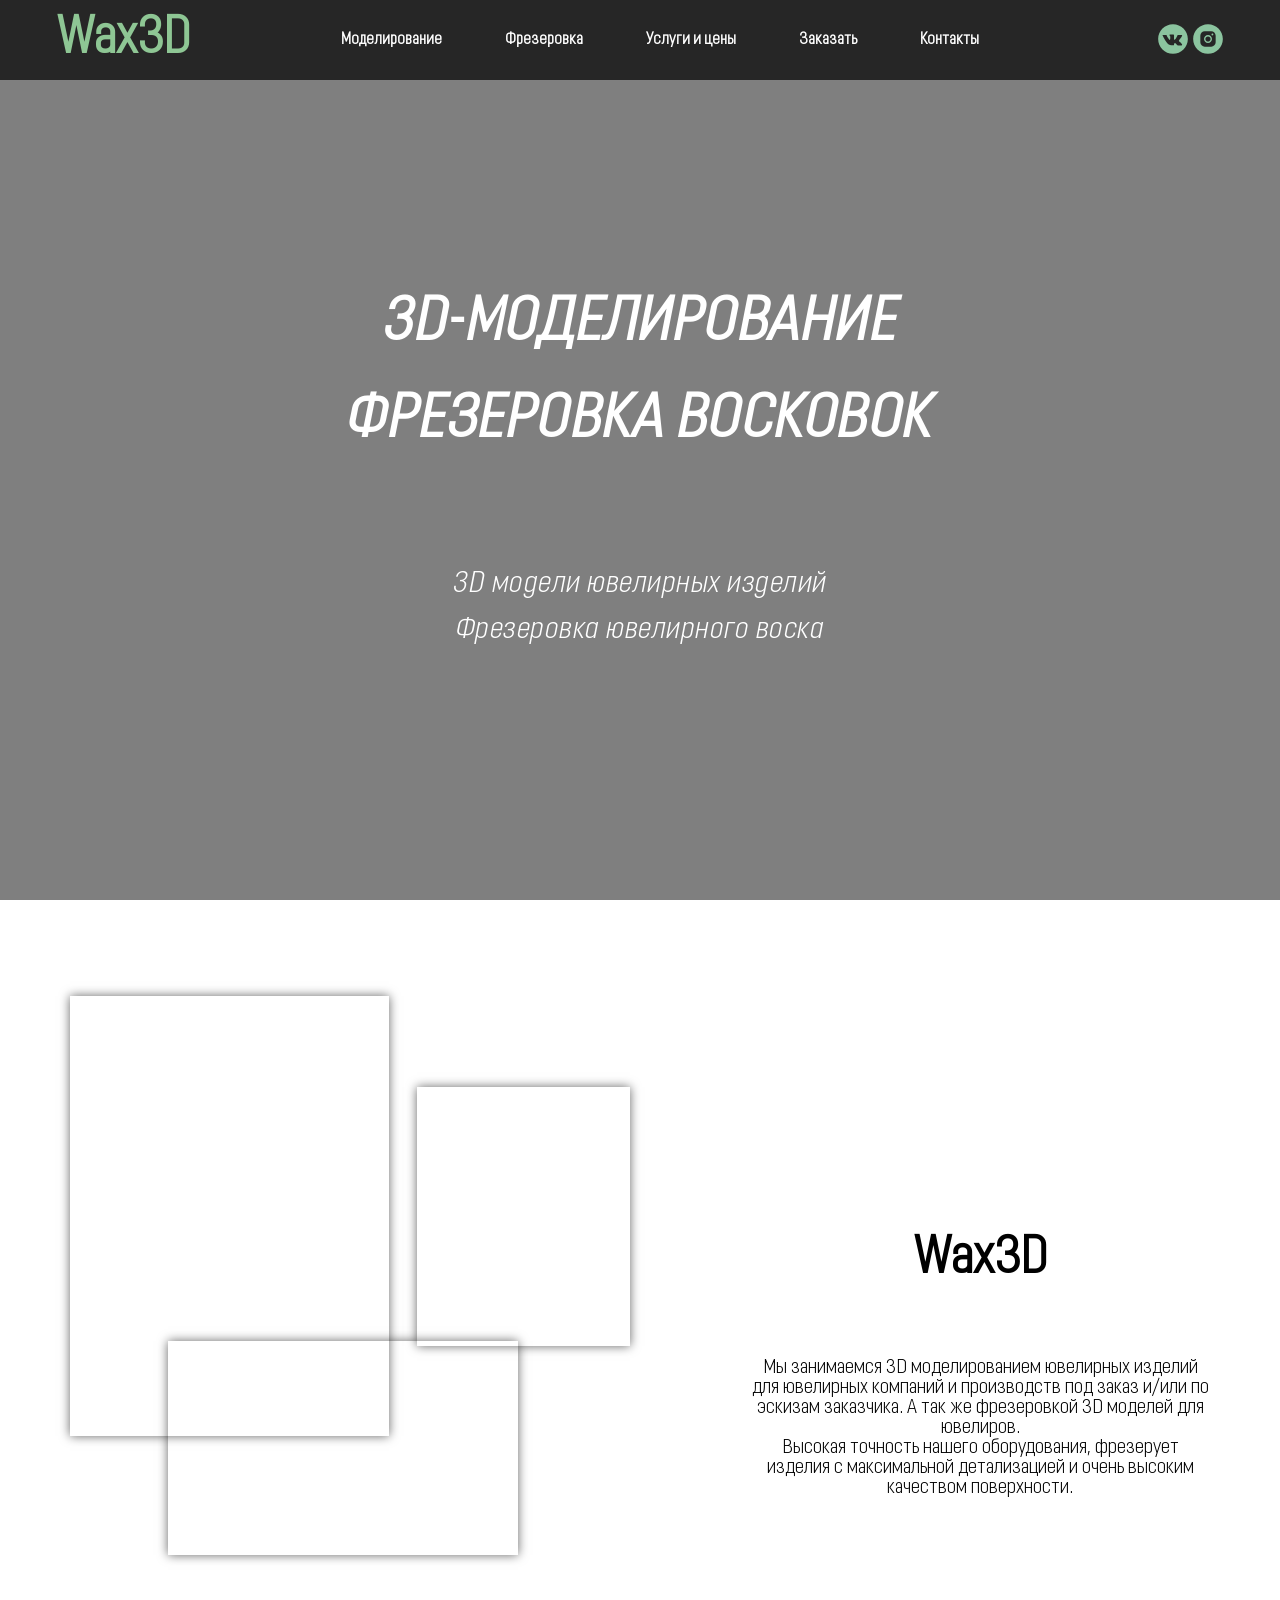
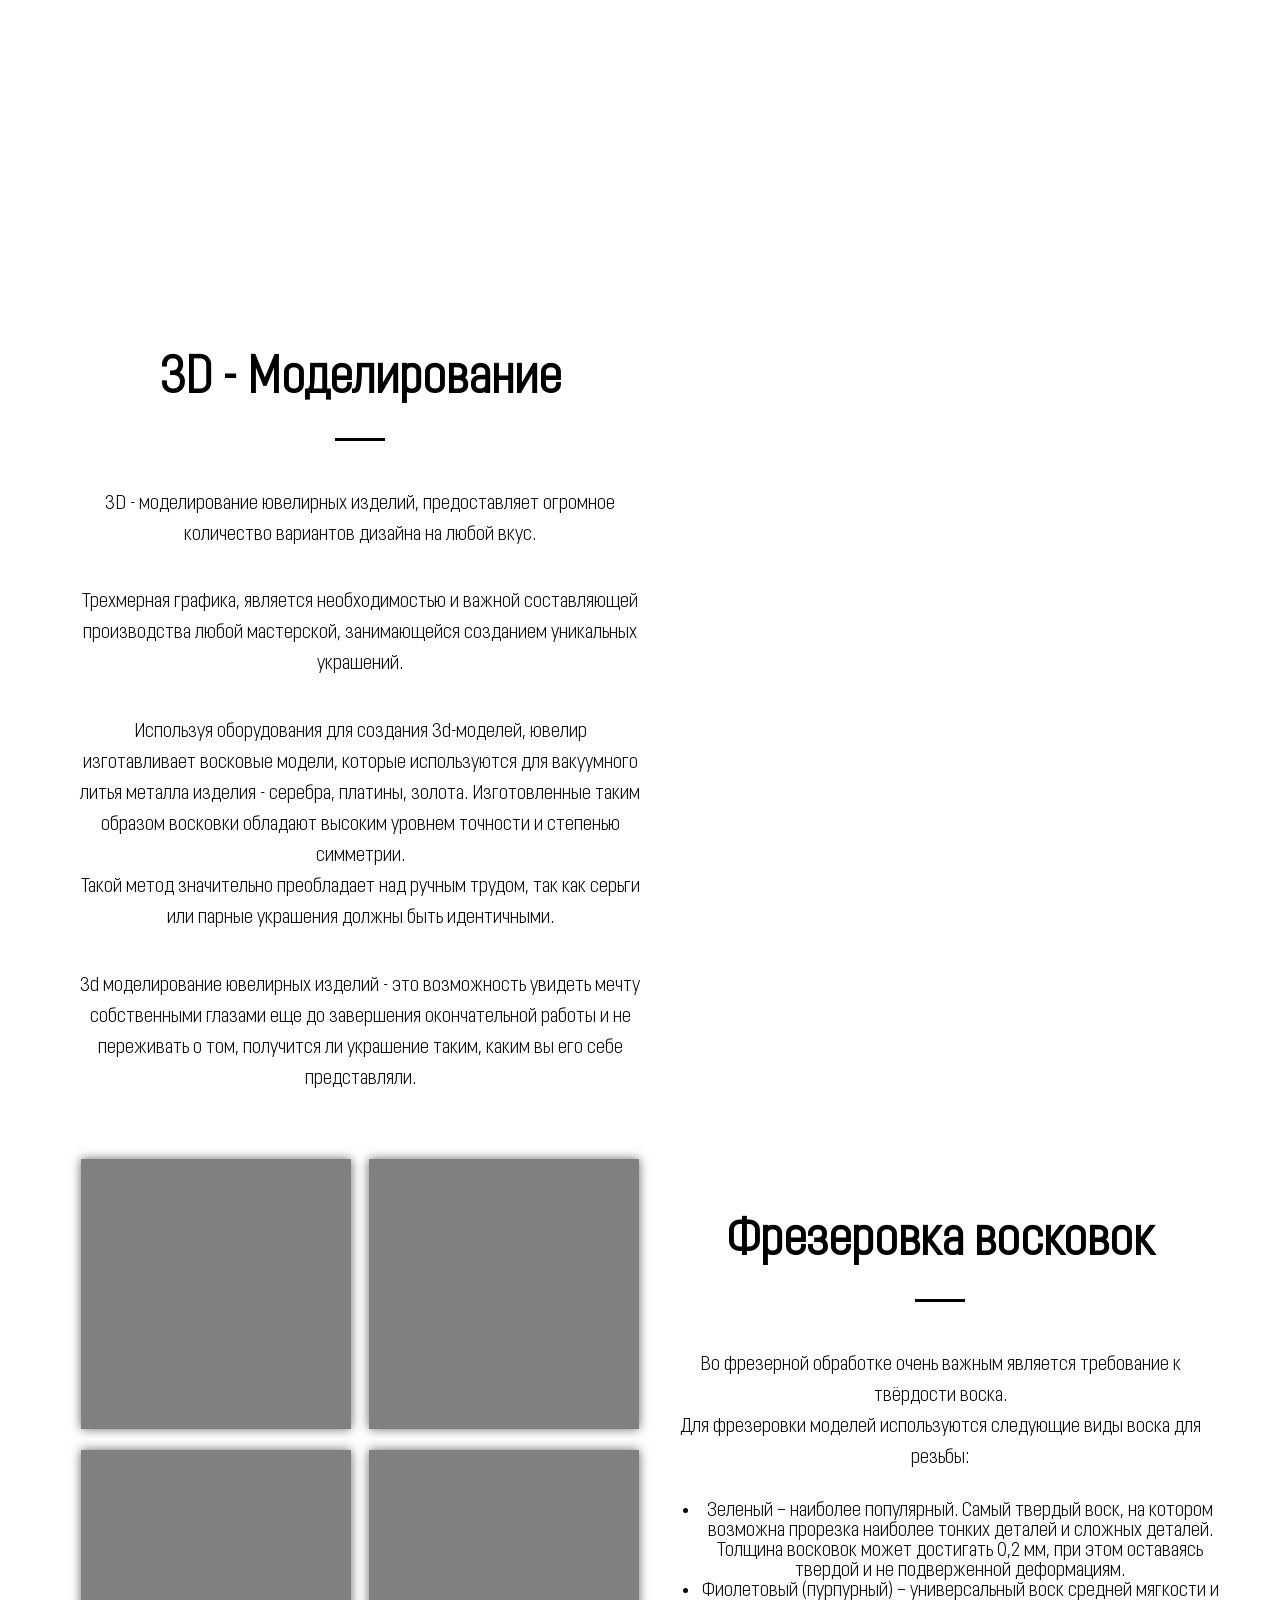
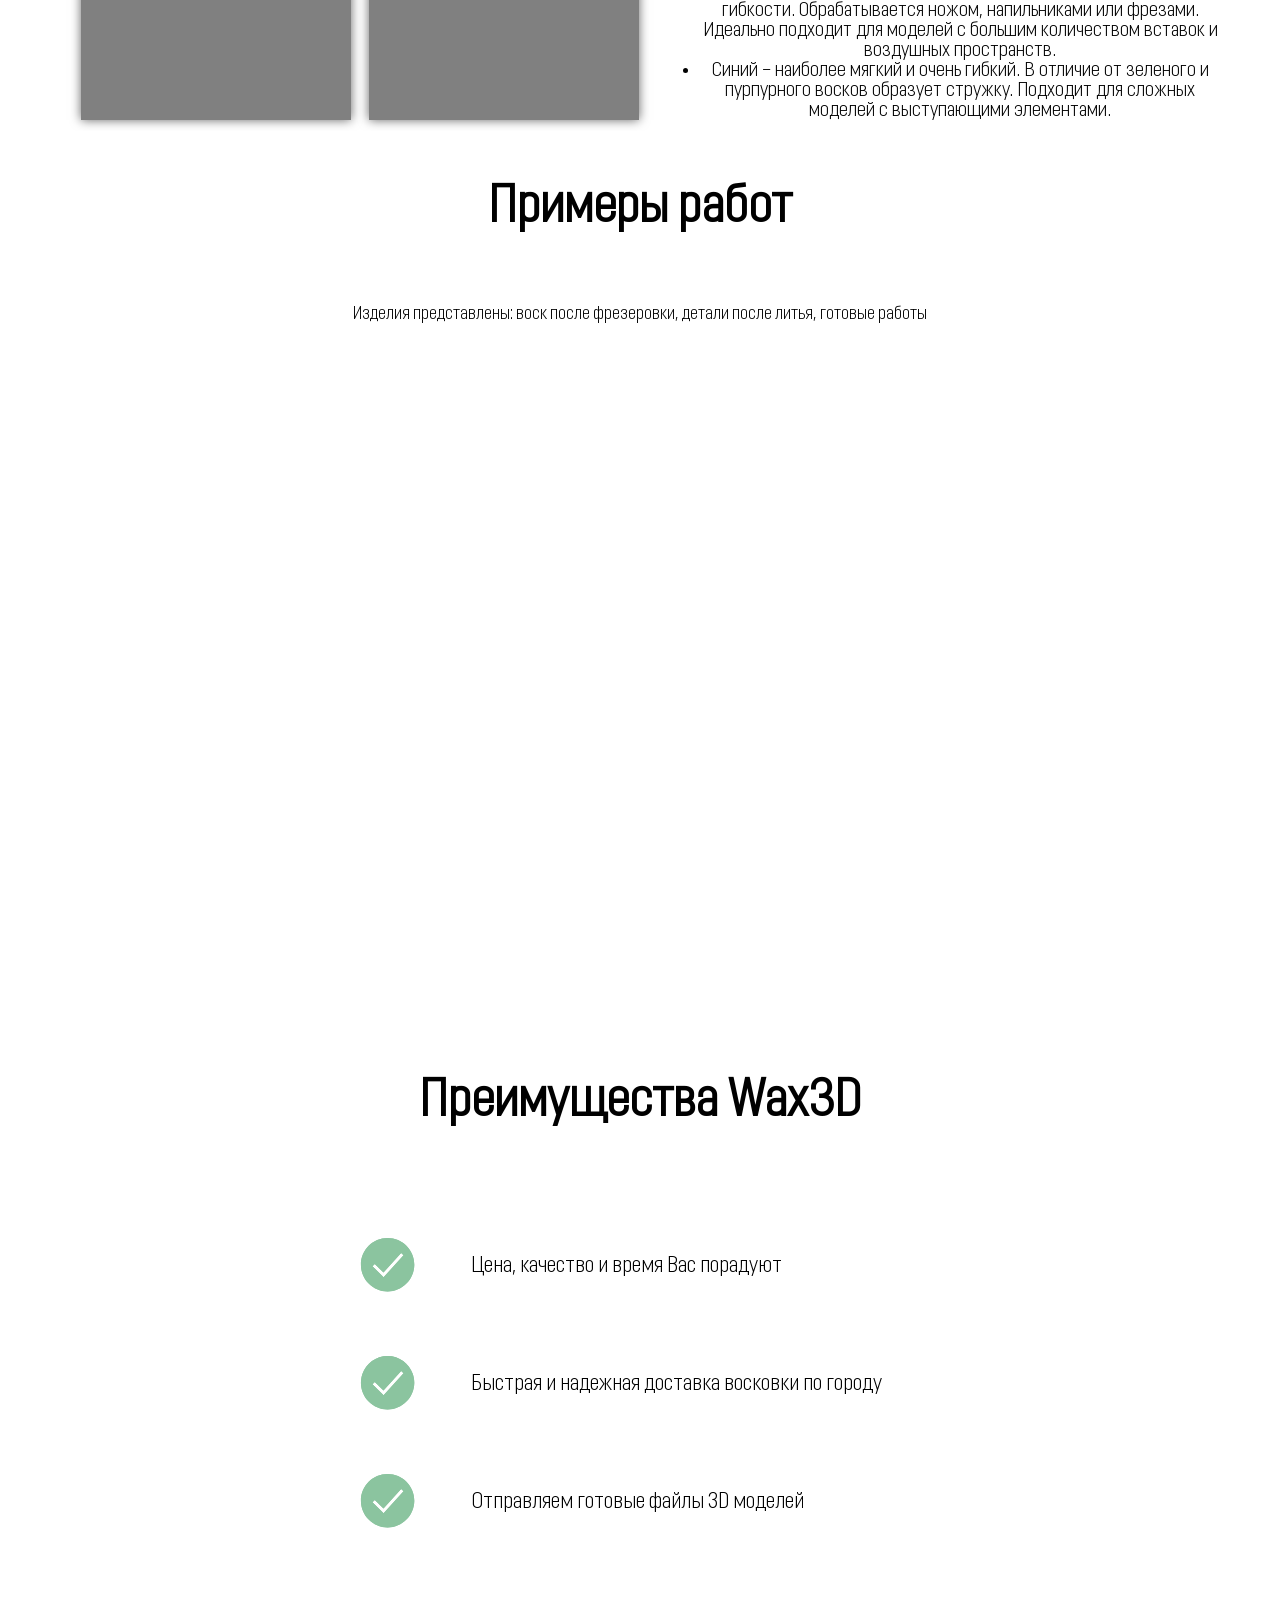
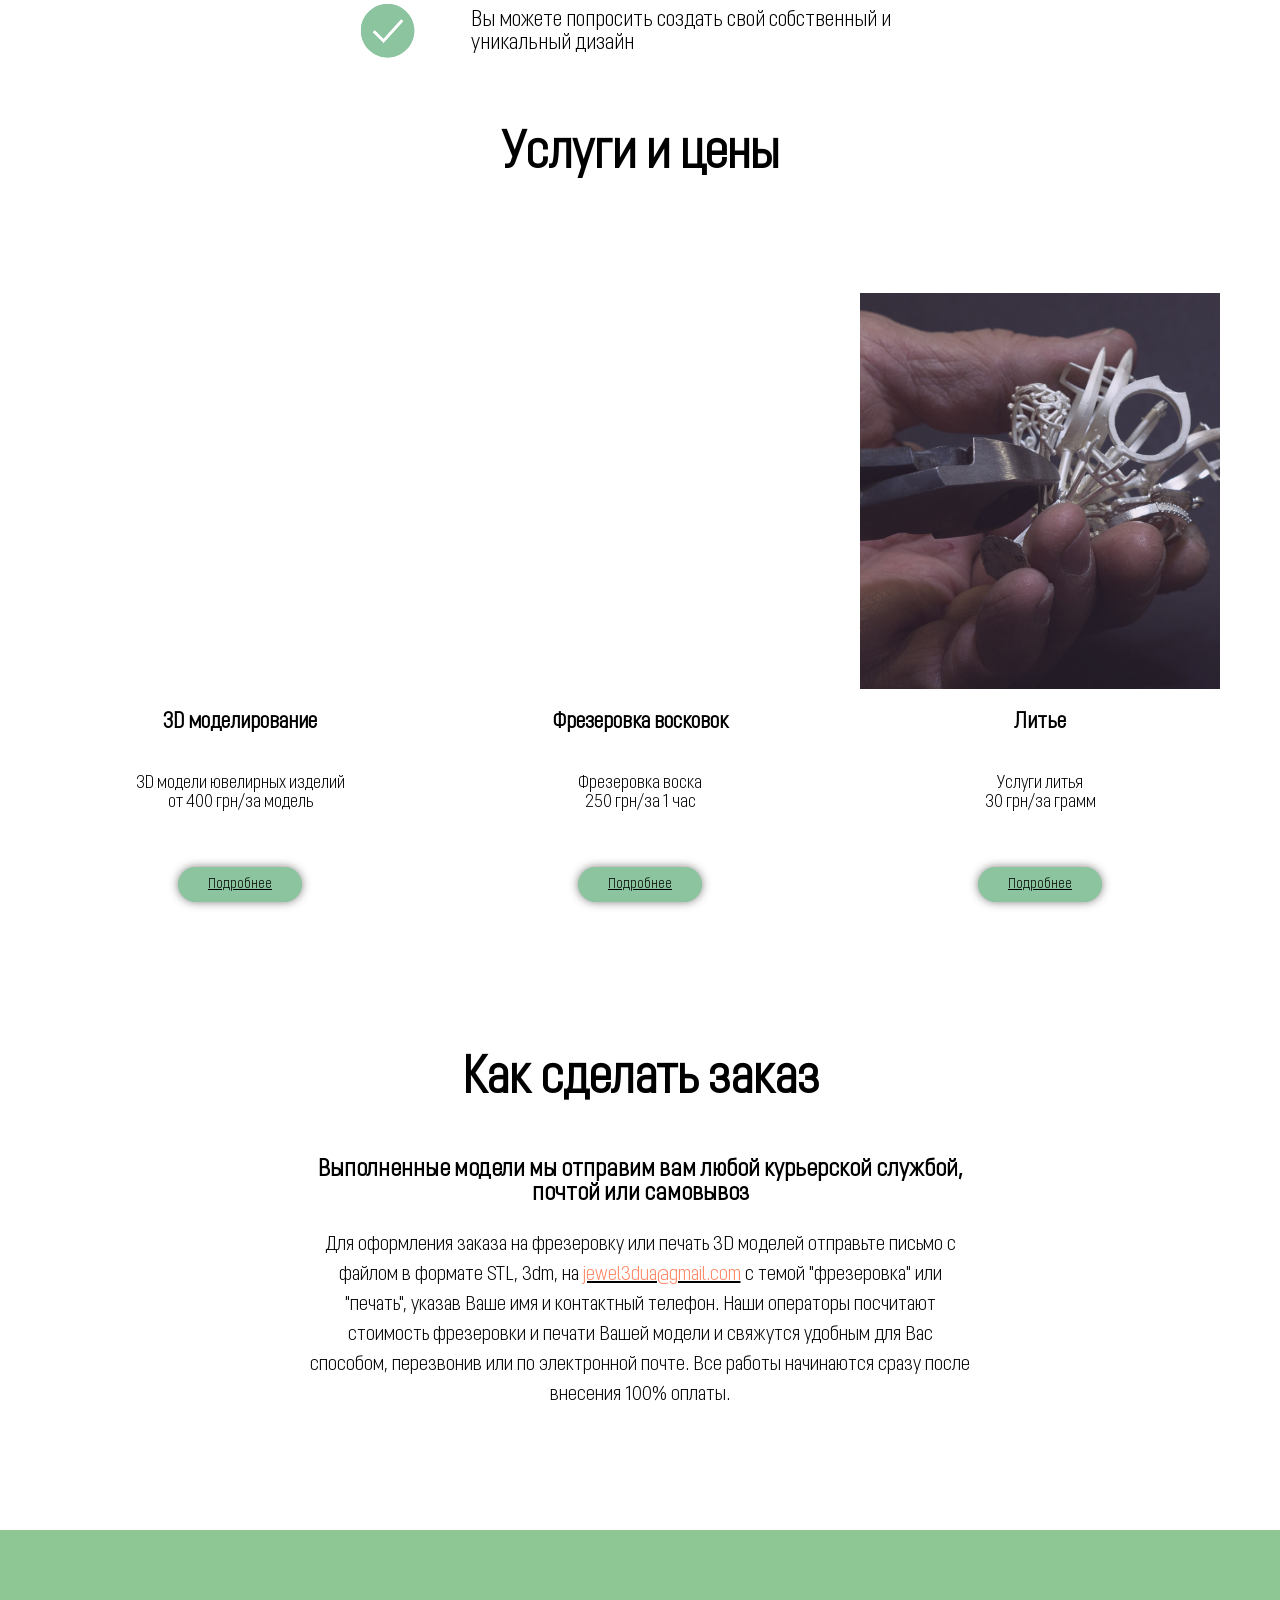
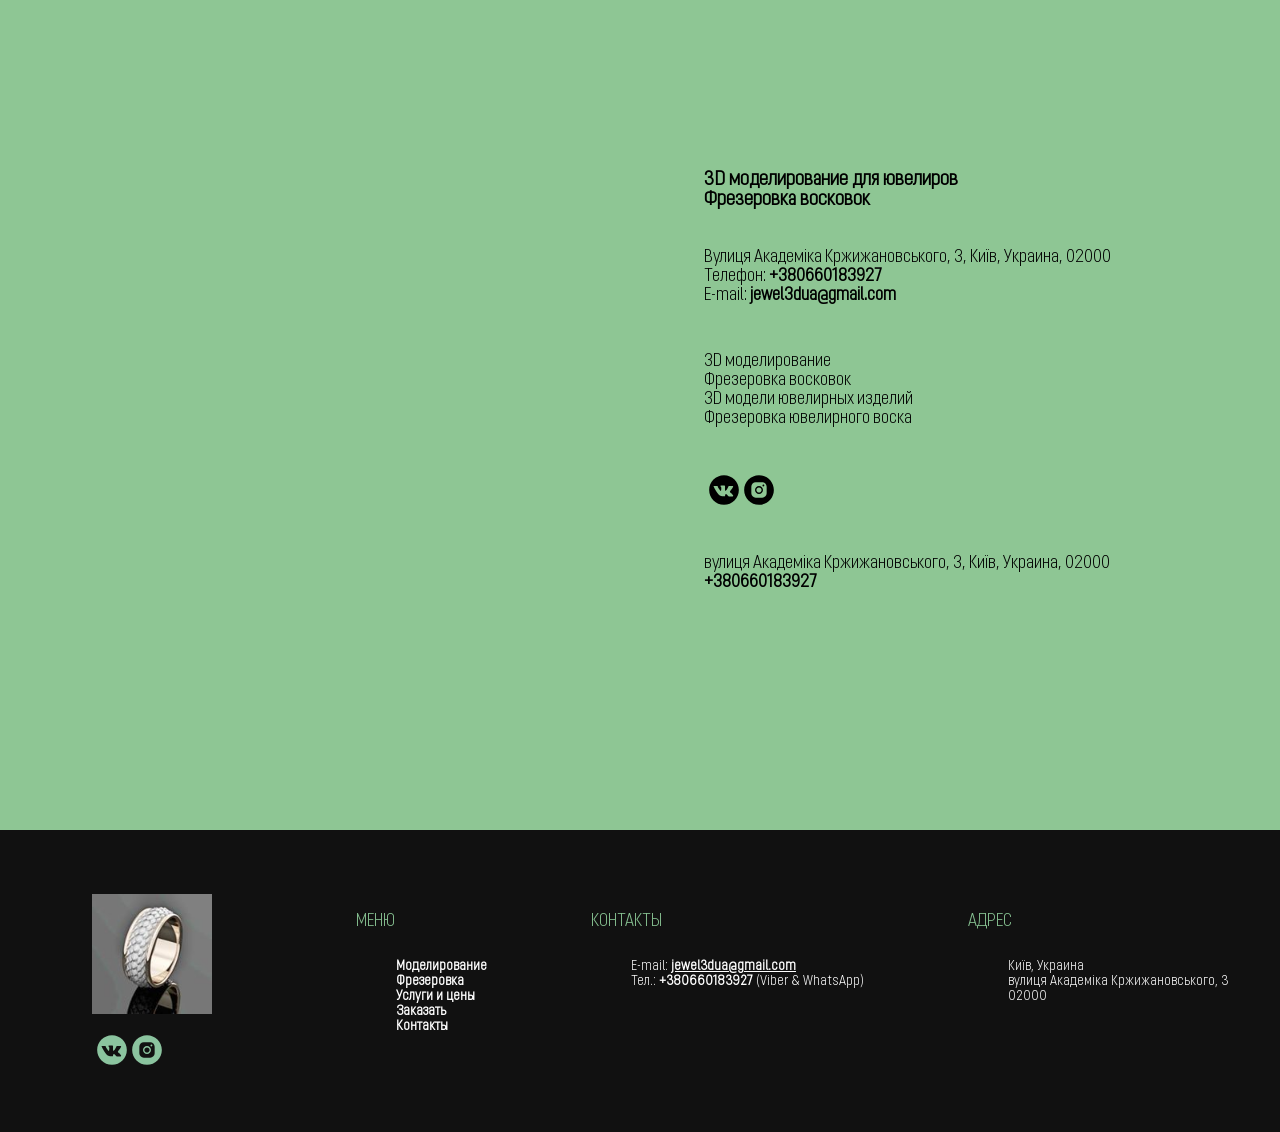
<file: index.html>
<!DOCTYPE html>
<html lang="en">
<head>
    <meta charset="UTF-8">
    <title>Wax3D</title>
    <link rel="stylesheet" href="style.css">
    <link rel="stylesheet" href="media.css">
    <meta name="viewport" content="width=device-width, initial-scale=1.0">
    <link rel="stylesheet" href="menuToggle.css">
    <link rel="stylesheet" href="fonts/OpinionPro/stylesheet.css">
    <script src="jquery-3.4.1.min.js" type="text/javascript"></script>
    <script src="scroll.js" type="text/javascript"></script>
</head>
<body>
    
    <div id="logo-header">
        <div class="logo-name">
            <h1 id="home"><a href="#header" >Wax3D</a></h1>
        </div>
        <ul id="menu">
            <a href="#content-2"><li>Моделирование</li></a>
            <a href="#content-3"><li>Фрезеровка</li></a>
            <a href="#content-6"><li>Услуги и цены</li></a>
            <a href="#content-7"><li>Заказать</li></a>
            <a href="#content-9"><li>Контакты</li></a>
        </ul>
        <div class="social-links">
            <a href="https://vk.com/wax3d">
            <svg version="1.1" id="Layer_1" xmlns="http://www.w3.org/2000/svg" xmlns:xlink="http://www.w3.org/1999/xlink" x="0px" y="0px" width="30px" height="30px" viewBox="0 0 48 48" enable-background="new 0 0 48 48" xml:space="preserve"> 
                <path style="fill:#8bc49f;" d="M47.761,24c0,13.121-10.639,23.76-23.76,23.76C10.878,47.76,0.239,37.121,0.239,24c0-13.123,10.639-23.76,23.762-23.76 C37.122,0.24,47.761,10.877,47.761,24 M35.259,28.999c-2.621-2.433-2.271-2.041,0.89-6.25c1.923-2.562,2.696-4.126,2.45-4.796 c-0.227-0.639-1.64-0.469-1.64-0.469l-4.71,0.029c0,0-0.351-0.048-0.609,0.106c-0.249,0.151-0.414,0.505-0.414,0.505 s-0.742,1.982-1.734,3.669c-2.094,3.559-2.935,3.747-3.277,3.524c-0.796-0.516-0.597-2.068-0.597-3.171 c0-3.449,0.522-4.887-1.02-5.259c-0.511-0.124-0.887-0.205-2.195-0.219c-1.678-0.016-3.101,0.007-3.904,0.398 c-0.536,0.263-0.949,0.847-0.697,0.88c0.31,0.041,1.016,0.192,1.388,0.699c0.484,0.656,0.464,2.131,0.464,2.131 s0.282,4.056-0.646,4.561c-0.632,0.347-1.503-0.36-3.37-3.588c-0.958-1.652-1.68-3.481-1.68-3.481s-0.14-0.344-0.392-0.527 c-0.299-0.222-0.722-0.298-0.722-0.298l-4.469,0.018c0,0-0.674-0.003-0.919,0.289c-0.219,0.259-0.018,0.752-0.018,0.752 s3.499,8.104,7.463,12.23c3.638,3.784,7.764,3.36,7.764,3.36h1.867c0,0,0.566,0.113,0.854-0.189 c0.265-0.288,0.256-0.646,0.256-0.646s-0.034-2.512,1.129-2.883c1.15-0.36,2.624,2.429,4.188,3.497 c1.182,0.812,2.079,0.633,2.079,0.633l4.181-0.056c0,0,2.186-0.136,1.149-1.858C38.281,32.451,37.763,31.321,35.259,28.999"></path> 
            </svg>
            </a>
            <a href="https://www.instagram.com/wax3d__ua/">
            <svg version="1.1" id="Layer_1" xmlns="http://www.w3.org/2000/svg" xmlns:xlink="http://www.w3.org/1999/xlink" x="0px" y="0px" width="30px" height="30px" viewBox="0 0 30 30" xml:space="preserve"> 
                <desc>Instagram</desc> 
                <path style="fill:#8bc49f;" d="M15,11.014 C12.801,11.014 11.015,12.797 11.015,15 C11.015,17.202 12.802,18.987 15,18.987 C17.199,18.987 18.987,17.202 18.987,15 C18.987,12.797 17.199,11.014 15,11.014 L15,11.014 Z M15,17.606 C13.556,17.606 12.393,16.439 12.393,15 C12.393,13.561 13.556,12.394 15,12.394 C16.429,12.394 17.607,13.561 17.607,15 C17.607,16.439 16.444,17.606 15,17.606 L15,17.606 Z"></path> 
                <path style="fill:#8bc49f;" d="M19.385,9.556 C18.872,9.556 18.465,9.964 18.465,10.477 C18.465,10.989 18.872,11.396 19.385,11.396 C19.898,11.396 20.306,10.989 20.306,10.477 C20.306,9.964 19.897,9.556 19.385,9.556 L19.385,9.556 Z"></path>
                <path style="fill:#8bc49f;" d="M15.002,0.15 C6.798,0.15 0.149,6.797 0.149,15 C0.149,23.201 6.798,29.85 15.002,29.85 C23.201,29.85 29.852,23.202 29.852,15 C29.852,6.797 23.201,0.15 15.002,0.15 L15.002,0.15 Z M22.666,18.265 C22.666,20.688 20.687,22.666 18.25,22.666 L11.75,22.666 C9.312,22.666 7.333,20.687 7.333,18.28 L7.333,11.734 C7.333,9.312 9.311,7.334 11.75,7.334 L18.25,7.334 C20.688,7.334 22.666,9.312 22.666,11.734 L22.666,18.265 L22.666,18.265 Z"></path> 
            </svg>
            </a>
        </div>
    </div>
    <header>
       <div class="header" id="header">
          <div class="hamburger-menu">
      <input id="menu__toggle" type="checkbox" />
      <label class="menu__btn" for="menu__toggle">
        <span></span>
      </label>  
      <ul id="menu" class="menu__box">
        <li><a class="menu__item" href="#content-2">Моделирование</a></li>
        <li><a class="menu__item" href="#content-3">Фрезеровка</a></li>
        <li><a class="menu__item" href="#content-6">Услуги и цены</a></li>
        <li><a class="menu__item" href="#content-7">Заказать</a></li>
        <li><a class="menu__item" href="#content-9">Контакты</a></li>
      </ul>
    </div>
           <p class="main-header-info">
           <i>3D-МОДЕЛИРОВАНИЕ<br/>ФРЕЗЕРОВКА ВОСКОВОК</i>
            
        </p>
        <p class="sub-header-info">
            <i>3D модели ювелирных изделий<br/>Фрезеровка ювелирного воска</i>
        </p>
       </div>
        
    </header>
    <main>
       <div class="main">
           <div id="content-1">
            <div class="main-content-1">
                <div class="photo-example">
                    <div class="img1"></div>
                    <div class="img-box">
                        <div class="img2"></div>
                    </div>
                    <div class="img3"></div>
                </div>
                <div class="discription-wax">
                    <p class="h1-p">Wax3D</p>
                    <p>Мы занимаемся 3D моделированием ювелирных изделий для ювелирных компаний и производств под заказ и/или по эскизам заказчика. А так же фрезеровкой 3D моделей для ювелиров.<br/>
                    Высокая точность нашего оборудования, фрезерует изделия с максимальной детализацией и очень высоким качеством поверхности.</p>
                </div>
            </div>
        </div>
        <div id="content-2">
            <div class="modeling-3D-discription">
                <p class="h1-p">3D - Моделирование</p>
                <div class="line-box">
                    <div class="line"></div>
                </div>
                <p>3D - моделирование ювелирных изделий, предоставляет огромное количество вариантов дизайна на любой вкус.</p>

                <p>Трехмерная графика, является необходимостью и важной составляющей производства любой мастерской, занимающейся созданием уникальных украшений.</p>

                <p>Используя оборудования для создания 3d-моделей, ювелир изготавливает восковые модели, которые используются для вакуумного литья металла изделия - серебра, платины, золота. Изготовленные таким образом восковки обладают высоким уровнем точности и степенью симметрии.<br/>
                Такой метод значительно преобладает над ручным трудом, так как серьги или парные украшения должны быть идентичными.</p>

                <p>3d моделирование ювелирных изделий - это возможность увидеть мечту собственными глазами еще до завершения окончательной работы и не переживать о том, получится ли украшение таким, каким вы его себе представляли.</p>
            </div>
            <div class="model-3D-example">
                <div class="example-model"></div>
                <div class="example-model"></div>
            </div>
        </div>
        <div id="content-3">
            <div class="main-content-1">
                <div class="example-milling">
                    <div class="photo-example-milling"></div> 
                    <div class="photo-example-milling"></div>
                    <div class="photo-example-milling"></div>
                    <div class="photo-example-milling"></div>    
                </div>
                <div class="modeling-3D-discription">
                    <p class="h1-p">Фрезеровка восковок</p>
                    <div class="line-box">
                        <div class="line"></div>
                    </div>
                    <p>
Во фрезерной обработке очень важным является требование к твёрдости воска. <br/>
Для фрезеровки моделей используются следующие виды воска для резьбы:<br/></p>
<ul>
    <li>Зеленый – наиболее популярный. Самый твердый воск, на котором возможна прорезка наиболее тонких деталей и сложных деталей. Толщина восковок может достигать 0,2 мм, при этом оставаясь твердой и не подверженной деформациям.</li>
    <li>Фиолетовый (пурпурный) – универсальный воск средней мягкости и гибкости. Обрабатывается ножом, напильниками или фрезами. Идеально подходит для моделей с большим количеством вставок и воздушных пространств.</li>
    <li>Синий – наиболее мягкий и очень гибкий. В отличие от зеленого и пурпурного восков образует стружку. Подходит для сложных моделей с выступающими элементами. </li>
</ul>



                    
                </div>
            </div>
        </div>
        <div id="content-4">
                <p class="h1-p">Примеры работ</p>
                <p>Изделия представлены: воск после фрезеровки, детали после литья, готовые работы</p>
                <div class="example">
                    <div class="example-img"></div>
                    <div class="example-img"></div>
                    <div class="example-img"></div>
                    <div class="example-img"></div>
                    <div class="example-img"></div>
                    <div class="example-img"></div>
                    <div class="example-img"></div>
                    <div class="example-img"></div>
                </div>
        </div>
        <div id="content-5">
            <p class="h1-p">Преимущества Wax3D</p>
            <div class="advantage">
                <div class="svg">
                   <svg class="t508__checkmark" style="width:55px; height:55px;" fill="#8bc49f" xmlns="http://www.w3.org/2000/svg" viewBox="0 0 100 100">
                    <path d="M50.2 1.9C23.5 1.9 1.7 23.7 1.7 50.4s21.8 48.5 48.5 48.5 48.4-21.8 48.5-48.5c0-26.7-21.8-48.5-48.5-48.5zm-7.3 71.4L22.7 53.2l4.2-4.3 15.8 15.7 32.1-35.4 4.4 4-36.3 40.1z"></path>
                    <path d="M50.2 1.9C23.5 1.9 1.7 23.7 1.7 50.4s21.8 48.5 48.5 48.5 48.4-21.8 48.5-48.5c0-26.7-21.8-48.5-48.5-48.5zm-7.3 71.4L22.7 53.2l4.2-4.3 15.8 15.7 32.1-35.4 4.4 4-36.3 40.1z"></path>
                    </svg>
               </div>
                <div class="p"><p>Цена, качество и время Вас порадуют</p></div>
            </div>
            <div class="advantage">
                <div class="svg">
                   <svg class="t508__checkmark" style="width:55px; height:55px;" fill="#8bc49f" xmlns="http://www.w3.org/2000/svg" viewBox="0 0 100 100">
                    <path d="M50.2 1.9C23.5 1.9 1.7 23.7 1.7 50.4s21.8 48.5 48.5 48.5 48.4-21.8 48.5-48.5c0-26.7-21.8-48.5-48.5-48.5zm-7.3 71.4L22.7 53.2l4.2-4.3 15.8 15.7 32.1-35.4 4.4 4-36.3 40.1z"></path>
                    <path d="M50.2 1.9C23.5 1.9 1.7 23.7 1.7 50.4s21.8 48.5 48.5 48.5 48.4-21.8 48.5-48.5c0-26.7-21.8-48.5-48.5-48.5zm-7.3 71.4L22.7 53.2l4.2-4.3 15.8 15.7 32.1-35.4 4.4 4-36.3 40.1z"></path>
                    </svg>
               </div>
                <div class="p"><p>Быстрая и надежная доставка восковки по городу</p></div>
            </div>
            <div class="advantage">
               <div class="svg">
                   <svg class="t508__checkmark" style="width:55px; height:55px;" fill="#8bc49f" xmlns="http://www.w3.org/2000/svg" viewBox="0 0 100 100">
                    <path d="M50.2 1.9C23.5 1.9 1.7 23.7 1.7 50.4s21.8 48.5 48.5 48.5 48.4-21.8 48.5-48.5c0-26.7-21.8-48.5-48.5-48.5zm-7.3 71.4L22.7 53.2l4.2-4.3 15.8 15.7 32.1-35.4 4.4 4-36.3 40.1z"></path>
                    <path d="M50.2 1.9C23.5 1.9 1.7 23.7 1.7 50.4s21.8 48.5 48.5 48.5 48.4-21.8 48.5-48.5c0-26.7-21.8-48.5-48.5-48.5zm-7.3 71.4L22.7 53.2l4.2-4.3 15.8 15.7 32.1-35.4 4.4 4-36.3 40.1z"></path>
                    </svg>
               </div>
                
                <div class="p"><p>Отправляем готовые файлы 3D моделей</p></div>
            </div>
            <div class="advantage">
                <div class="svg">
                   <svg class="t508__checkmark" style="width:55px; height:55px;" fill="#8bc49f" xmlns="http://www.w3.org/2000/svg" viewBox="0 0 100 100">
                    <path d="M50.2 1.9C23.5 1.9 1.7 23.7 1.7 50.4s21.8 48.5 48.5 48.5 48.4-21.8 48.5-48.5c0-26.7-21.8-48.5-48.5-48.5zm-7.3 71.4L22.7 53.2l4.2-4.3 15.8 15.7 32.1-35.4 4.4 4-36.3 40.1z"></path>
                    <path d="M50.2 1.9C23.5 1.9 1.7 23.7 1.7 50.4s21.8 48.5 48.5 48.5 48.4-21.8 48.5-48.5c0-26.7-21.8-48.5-48.5-48.5zm-7.3 71.4L22.7 53.2l4.2-4.3 15.8 15.7 32.1-35.4 4.4 4-36.3 40.1z"></path>
                    </svg>
               </div>
                <div class="p"><p>Вы можете попросить создать свой собственный и уникальный дизайн</p></div>
            </div>
        </div>
       </div>
       <div id="content-6">
           <p class="h1-p">Услуги и цены</p>
           <div class="catalog">
               <div class="sale">
                   <div class="img-model"></div>
                   <p class="main-model-discription">3D моделирование</p>
                   <div class="box">
                       <p class="sub-model-discrioption">3D модели ювелирных изделий <br> от 400 грн/за модель<br><br></p>
                   </div>
                   <a href="#content-2" class="button">Подробнее</a>
               </div>
               <div class="sale">
                   <div class="img-model"></div>
                   <p class="main-model-discription">Фрезеровка восковок</p>
                   <div class="box">
                       <p class="sub-model-discrioption">Фрезеровка воска<br>250 грн/за 1 час <br><br></p>
                   </div>
                   
                   <a href="#content-3" class="button">Подробнее</a>
               </div>
               <div class="sale">
                   <div class="img-model"></div>
                   <p class="main-model-discription">Литье</p>
                   <div class="box">
                       <p class="sub-model-discrioption">Услуги литья<br>30 грн/за грамм</p>
                   </div>
                   <a href="" class="button">Подробнее</a>
               </div>
           </div>
       </div>
       <div id="content-7">
           <div class="cont-block">
               <p class="h1-p">Как сделать заказ</p>
               <p class="sub-h1">Выполненные модели мы отправим вам любой курьерской службой, почтой или самовывоз </p>
               <p class="discription-sub">
                   Для оформления заказа на фрезеровку или печать 3D моделей отправьте письмо с файлом в формате STL, 3dm, на <u><a href="mailto:jewel3dua@gmail.com">jewel3dua@gmail.com</a></u> с темой "фрезеровка" или "печать", указав Ваше имя и контактный телефон. Наши операторы посчитают стоимость фрезеровки и печати Вашей модели и свяжутся удобным для Вас способом, перезвонив или по электронной почте. Все работы начинаются сразу после внесения 100% оплаты.
               </p>
           </div>
       </div>
       <!--<div id="content-8">
           <div class="grad">
               <div class="main-cont-8">
                   <p class="h1-p">Мы ответим на все Ваши вопросы</p>
                   <p class="sub-h1">Заполните поля Вашими данными</p>
                   <div></div>
               </div>
           </div>
       </div>-->
       <div id="content-9">
           <div class="map">
               <iframe src="https://www.google.com/maps/embed?pb=!1m18!1m12!1m3!1d634.8702807230816!2d30.369965529213278!3d50.46938629871738!2m3!1f0!2f0!3f0!3m2!1i1024!2i768!4f13.1!3m3!1m2!1s0x40d4ccebda3abcd3%3A0xdb4a826954a608a7!2sInstitut%20for%20Problems%20of%20Material%20Sciences%20NAS%20of%20Ukraine!5e0!3m2!1sru!2sua!4v1577916716990!5m2!1sru!2sua" width="600" height="450" frameborder="0" style="border:0;" allowfullscreen=""></iframe>
           </div>
           <div class="adress-info">
               <p class="sub-h1">3D моделирование для ювелиров<br/> Фрезеровка восковок</p>
               <p>Вулиця Академіка Кржижановського, 3, Київ, Украина, 02000 <br/>
               Телефон: <span class="number">+380660183927</span><br/>
               E-mail: <a href="mailto:jewel3dua@gmail.com">jewel3dua@gmail.com</a></p>
               <p class="second">3D моделирование <br/>
               Фрезеровка восковок<br/>
               3D модели ювелирных изделий<br/>
               Фрезеровка ювелирного воска </p>
               <div class="social-links">
                  <a href="https://vk.com/wax3d ">
                   <svg class="t-sociallinks__svg" version="1.1" id="Layer_1" xmlns="http://www.w3.org/2000/svg" xmlns:xlink="http://www.w3.org/1999/xlink" x="0px" y="0px" width="30px" height="30px" viewBox="0 0 48 48" enable-background="new 0 0 48 48" xml:space="preserve">
                    <desc>VK</desc>
                    <path d="M47.761,24c0,13.121-10.639,23.76-23.76,23.76C10.878,47.76,0.239,37.121,0.239,24c0-13.123,10.639-23.76,23.762-23.76C37.122,0.24,47.761,10.877,47.761,24 M35.259,28.999c-2.621-2.433-2.271-2.041,0.89-6.25c1.923-2.562,2.696-4.126,2.45-4.796c-0.227-0.639-1.64-0.469-1.64-0.469l-4.71,0.029c0,0-0.351-0.048-0.609,0.106c-0.249,0.151-0.414,0.505-0.414,0.505s-0.742,1.982-1.734,3.669c-2.094,3.559-2.935,3.747-3.277,3.524c-0.796-0.516-0.597-2.068-0.597-3.171c0-3.449,0.522-4.887-1.02-5.259c-0.511-0.124-0.887-0.205-2.195-0.219c-1.678-0.016-3.101,0.007-3.904,0.398c-0.536,0.263-0.949,0.847-0.697,0.88c0.31,0.041,1.016,0.192,1.388,0.699c0.484,0.656,0.464,2.131,0.464,2.131s0.282,4.056-0.646,4.561c-0.632,0.347-1.503-0.36-3.37-3.588c-0.958-1.652-1.68-3.481-1.68-3.481s-0.14-0.344-0.392-0.527c-0.299-0.222-0.722-0.298-0.722-0.298l-4.469,0.018c0,0-0.674-0.003-0.919,0.289c-0.219,0.259-0.018,0.752-0.018,0.752s3.499,8.104,7.573,12.23c3.638,3.784,7.764,3.36,7.764,3.36h1.867c0,0,0.566,0.113,0.854-0.189c0.265-0.288,0.256-0.646,0.256-0.646s-0.034-2.512,1.129-2.883c1.15-0.36,2.624,2.429,4.188,3.497c1.182,0.812,2.079,0.633,2.079,0.633l4.181-0.056c0,0,2.186-0.136,1.149-1.858C38.281,32.451,37.763,31.321,35.259,28.999"></path>
                   </svg></a>
                    <a href="https://www.instagram.com/wax3d__ua/">
                    <svg class="t-sociallinks__svg" version="1.1" id="Layer_1" xmlns="http://www.w3.org/2000/svg" xmlns:xlink="http://www.w3.org/1999/xlink" width="30px" height="30px" viewBox="0 0 30 30" xml:space="preserve">
                    <desc>Instagram</desc>
                    <path d="M15,11.014 C12.801,11.014 11.015,12.797 11.015,15 C11.015,17.202 12.802,18.987 15,18.987 C17.199,18.987 18.987,17.202 18.987,15 C18.987,12.797 17.199,11.014 15,11.014 L15,11.014 Z M15,17.606 C13.556,17.606 12.393,16.439 12.393,15 C12.393,13.561 13.556,12.394 15,12.394 C16.429,12.394 17.607,13.561 17.607,15 C17.607,16.439 16.444,17.606 15,17.606 L15,17.606 Z"></path>
                    <path d="M19.385,9.556 C18.872,9.556 18.465,9.964 18.465,10.477 C18.465,10.989 18.872,11.396 19.385,11.396 C19.898,11.396 20.306,10.989 20.306,10.477 C20.306,9.964 19.897,9.556 19.385,9.556 L19.385,9.556 Z"></path>
                    <path d="M15.002,0.15 C6.798,0.15 0.149,6.797 0.149,15 C0.149,23.201 6.798,29.85 15.002,29.85 C23.201,29.85 29.852,23.202 29.852,15 C29.852,6.797 23.201,0.15 15.002,0.15 L15.002,0.15 Z M22.666,18.265 C22.666,20.688 20.687,22.666 18.25,22.666 L11.75,22.666 C9.312,22.666 7.333,20.687 7.333,18.28 L7.333,11.734 C7.333,9.312 9.311,7.334 11.75,7.334 L18.25,7.334 C20.688,7.334 22.666,9.312 22.666,11.734 L22.666,18.265 L22.666,18.265 Z"></path>
                   </svg></a>
               </div>
               <p>вулиця Академіка Кржижановського, 3, Київ, Украина, 02000 <br/>
               <span class="number">+380660183927</span></p>
           </div>
       </div>
    </main>
    <footer class="footer1">
        <div class="footer">
            <div class="img-social">
                <img src="img/ring.jpg" alt="" width="120px" height="120px">
                <div class="social-links">
            <a href="https://vk.com/wax3d ">
            <svg version="1.1" id="Layer_1" xmlns="http://www.w3.org/2000/svg" xmlns:xlink="http://www.w3.org/1999/xlink" x="0px" y="0px" width="30px" height="30px" viewBox="0 0 48 48" enable-background="new 0 0 48 48" xml:space="preserve"> 
                <path style="fill:#8bc49f;" d="M47.761,24c0,13.121-10.639,23.76-23.76,23.76C10.878,47.76,0.239,37.121,0.239,24c0-13.123,10.639-23.76,23.762-23.76 C37.122,0.24,47.761,10.877,47.761,24 M35.259,28.999c-2.621-2.433-2.271-2.041,0.89-6.25c1.923-2.562,2.696-4.126,2.45-4.796 c-0.227-0.639-1.64-0.469-1.64-0.469l-4.71,0.029c0,0-0.351-0.048-0.609,0.106c-0.249,0.151-0.414,0.505-0.414,0.505 s-0.742,1.982-1.734,3.669c-2.094,3.559-2.935,3.747-3.277,3.524c-0.796-0.516-0.597-2.068-0.597-3.171 c0-3.449,0.522-4.887-1.02-5.259c-0.511-0.124-0.887-0.205-2.195-0.219c-1.678-0.016-3.101,0.007-3.904,0.398 c-0.536,0.263-0.949,0.847-0.697,0.88c0.31,0.041,1.016,0.192,1.388,0.699c0.484,0.656,0.464,2.131,0.464,2.131 s0.282,4.056-0.646,4.561c-0.632,0.347-1.503-0.36-3.37-3.588c-0.958-1.652-1.68-3.481-1.68-3.481s-0.14-0.344-0.392-0.527 c-0.299-0.222-0.722-0.298-0.722-0.298l-4.469,0.018c0,0-0.674-0.003-0.919,0.289c-0.219,0.259-0.018,0.752-0.018,0.752 s3.499,8.104,7.463,12.23c3.638,3.784,7.764,3.36,7.764,3.36h1.867c0,0,0.566,0.113,0.854-0.189 c0.265-0.288,0.256-0.646,0.256-0.646s-0.034-2.512,1.129-2.883c1.15-0.36,2.624,2.429,4.188,3.497 c1.182,0.812,2.079,0.633,2.079,0.633l4.181-0.056c0,0,2.186-0.136,1.149-1.858C38.281,32.451,37.763,31.321,35.259,28.999"></path> 
            </svg>
            </a>
            <a href="https://www.instagram.com/wax3d__ua/">
            <svg version="1.1" id="Layer_1" xmlns="http://www.w3.org/2000/svg" xmlns:xlink="http://www.w3.org/1999/xlink" x="0px" y="0px" width="30px" height="30px" viewBox="0 0 30 30" xml:space="preserve"> 
                <desc>Instagram</desc> 
                <path style="fill:#8bc49f;" d="M15,11.014 C12.801,11.014 11.015,12.797 11.015,15 C11.015,17.202 12.802,18.987 15,18.987 C17.199,18.987 18.987,17.202 18.987,15 C18.987,12.797 17.199,11.014 15,11.014 L15,11.014 Z M15,17.606 C13.556,17.606 12.393,16.439 12.393,15 C12.393,13.561 13.556,12.394 15,12.394 C16.429,12.394 17.607,13.561 17.607,15 C17.607,16.439 16.444,17.606 15,17.606 L15,17.606 Z"></path> 
                <path style="fill:#8bc49f;" d="M19.385,9.556 C18.872,9.556 18.465,9.964 18.465,10.477 C18.465,10.989 18.872,11.396 19.385,11.396 C19.898,11.396 20.306,10.989 20.306,10.477 C20.306,9.964 19.897,9.556 19.385,9.556 L19.385,9.556 Z"></path>
                <path style="fill:#8bc49f;" d="M15.002,0.15 C6.798,0.15 0.149,6.797 0.149,15 C0.149,23.201 6.798,29.85 15.002,29.85 C23.201,29.85 29.852,23.202 29.852,15 C29.852,6.797 23.201,0.15 15.002,0.15 L15.002,0.15 Z M22.666,18.265 C22.666,20.688 20.687,22.666 18.25,22.666 L11.75,22.666 C9.312,22.666 7.333,20.687 7.333,18.28 L7.333,11.734 C7.333,9.312 9.311,7.334 11.75,7.334 L18.25,7.334 C20.688,7.334 22.666,9.312 22.666,11.734 L22.666,18.265 L22.666,18.265 Z"></path> 
            </svg>
            </a>
        </div>
            </div>
            <div class="info">
                <p class="h1-info">Меню</p>
                <ul id="menu">
                    <a href="#content-2"><li>Моделирование</li></a>
                    <a href="#content-3"><li>Фрезеровка</li></a>
                    <a href="#content-6"><li>Услуги и цены</li></a>
                    <a href="#content-7"><li>Заказать</li></a>
                    <a href="#content-9"><li>Контакты</li></a>
                </ul>
            </div>
            <div class="info">
                <p class="h1-info">Контакты</p>
                <ul>
                    <li>E-mail: <u><a href="mailto:jewel3dua@gmail.com">jewel3dua@gmail.com</a></u></li>
                    <li>Тел.: <span class="number">+380660183927</span> (Viber & WhatsApp) </li>
                </ul>
            </div>
            <div class="info">
                <p class="h1-info">Адрес</p>
                <ul>
                    <li>Київ, Украина</li>
                    <li>вулиця Академіка Кржижановського, 3</li>
                    <li>02000</li>
                </ul>
            </div>
        </div>
    </footer>
</body>
</html>
</file>
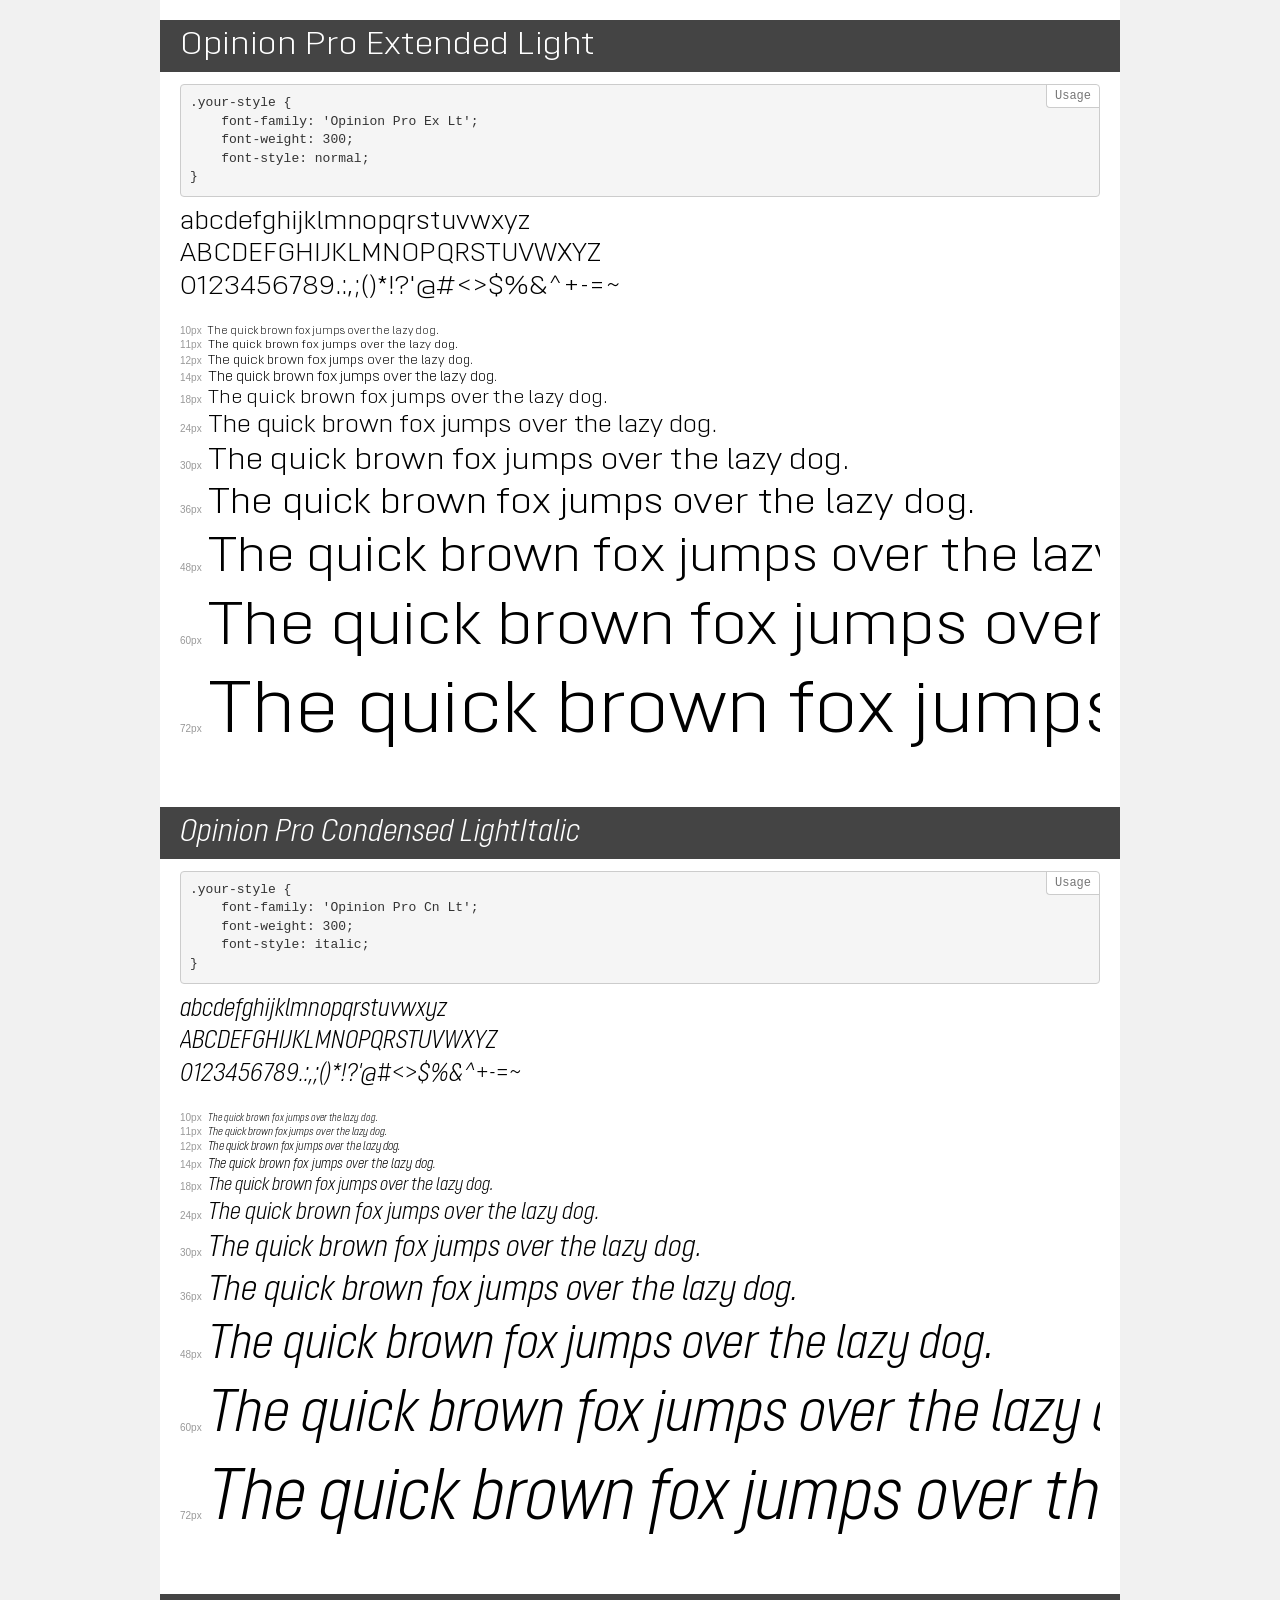
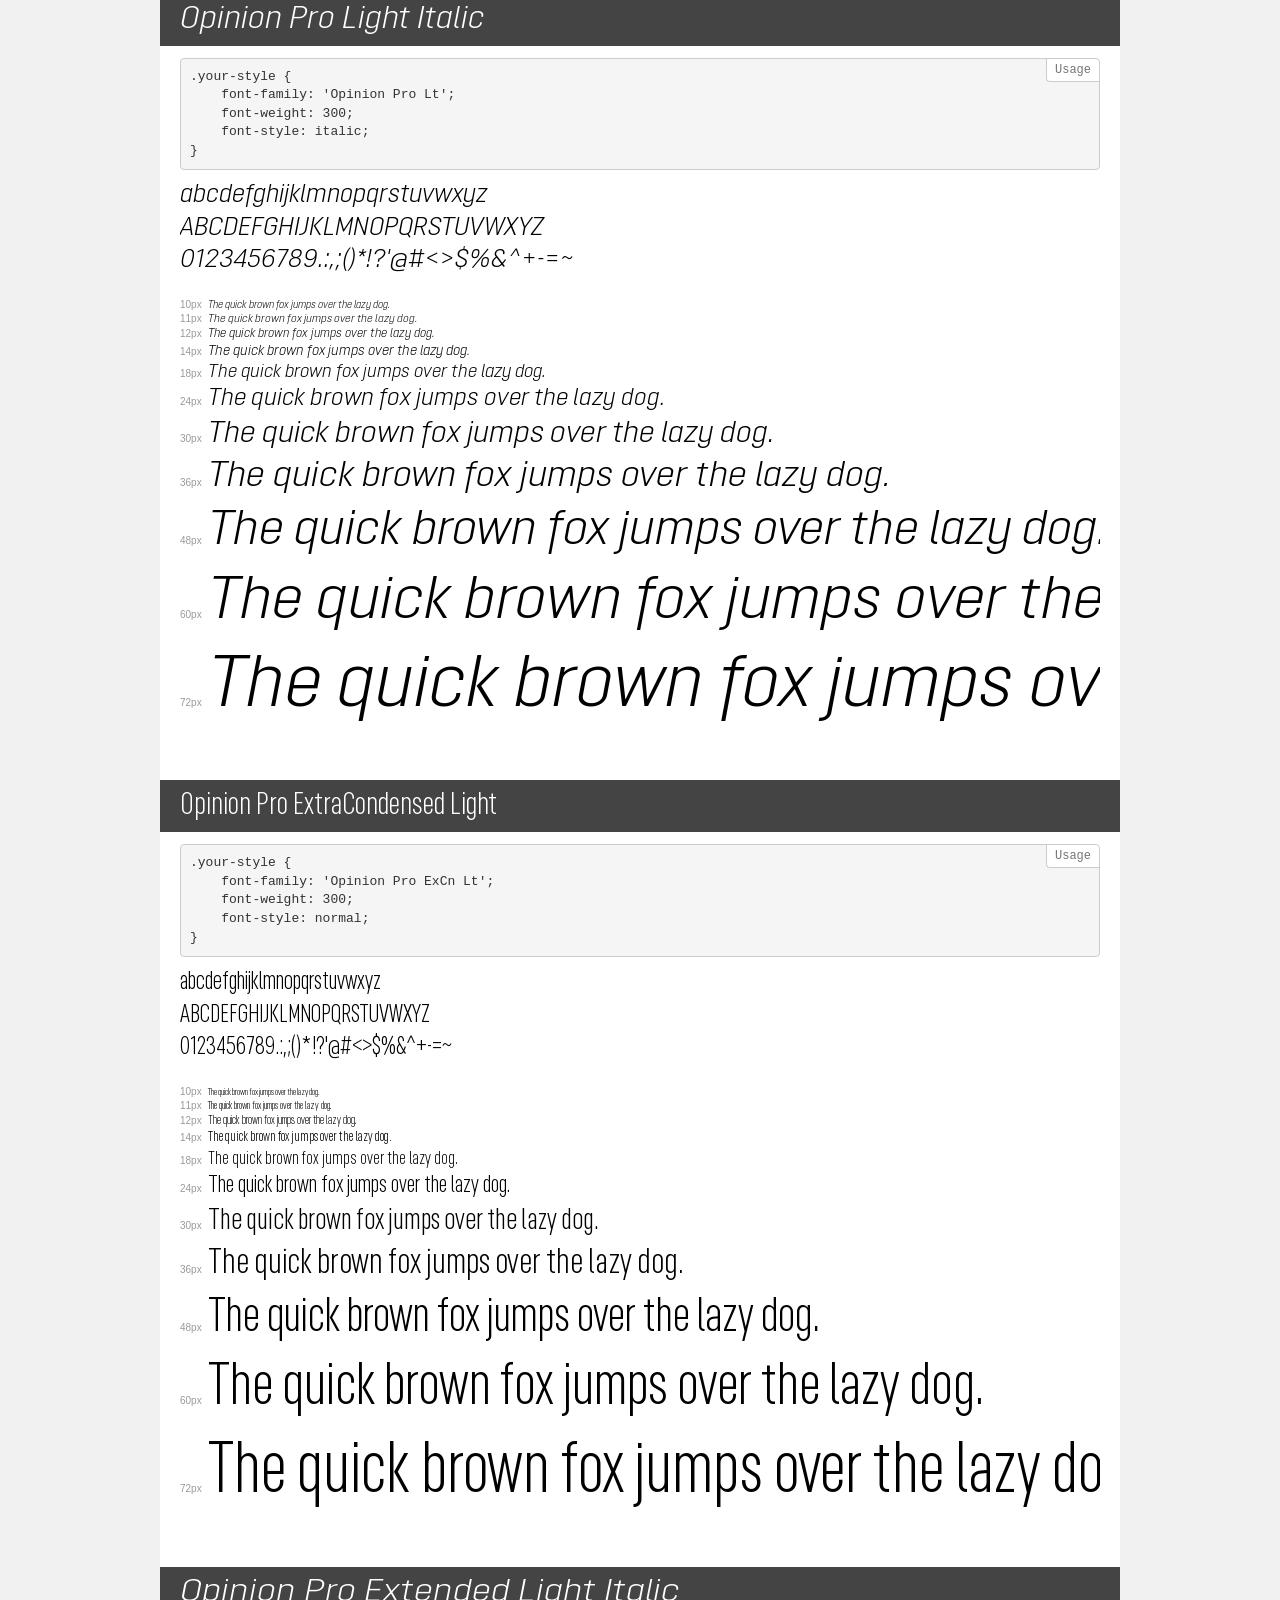
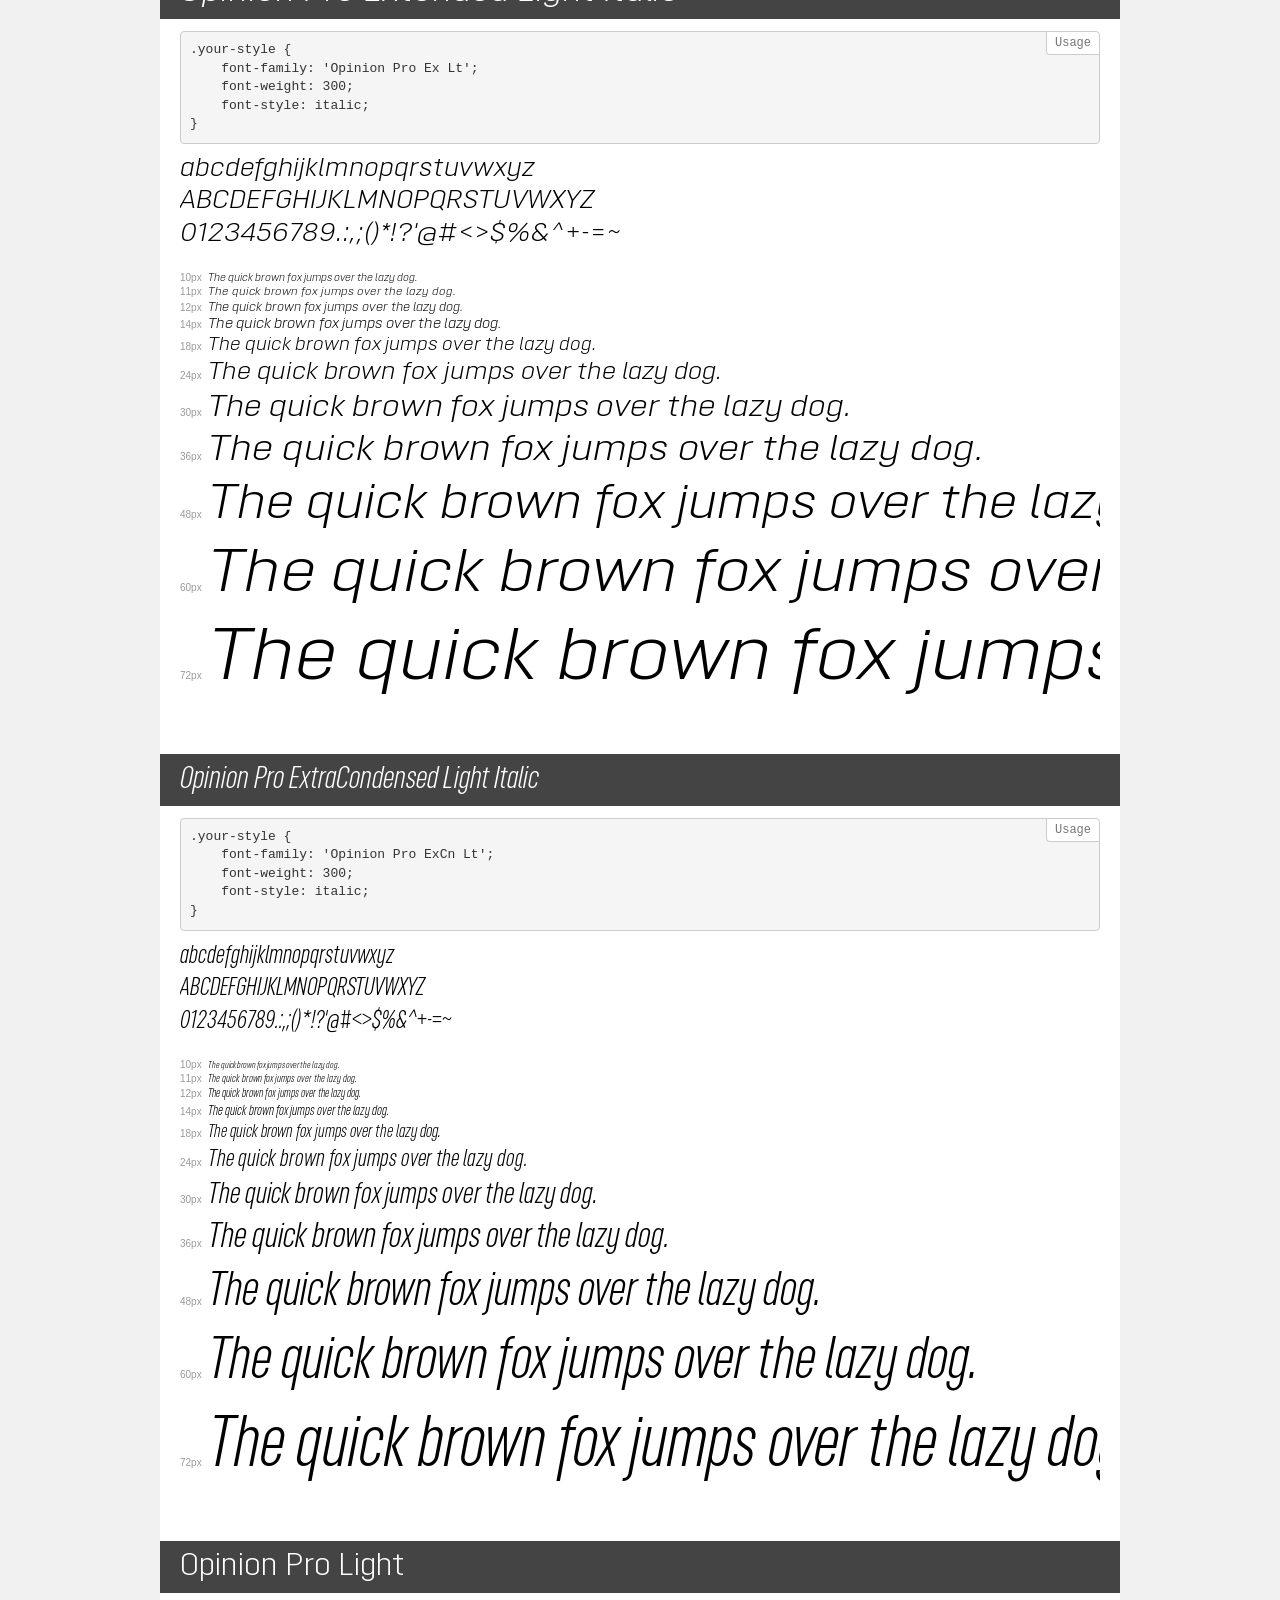
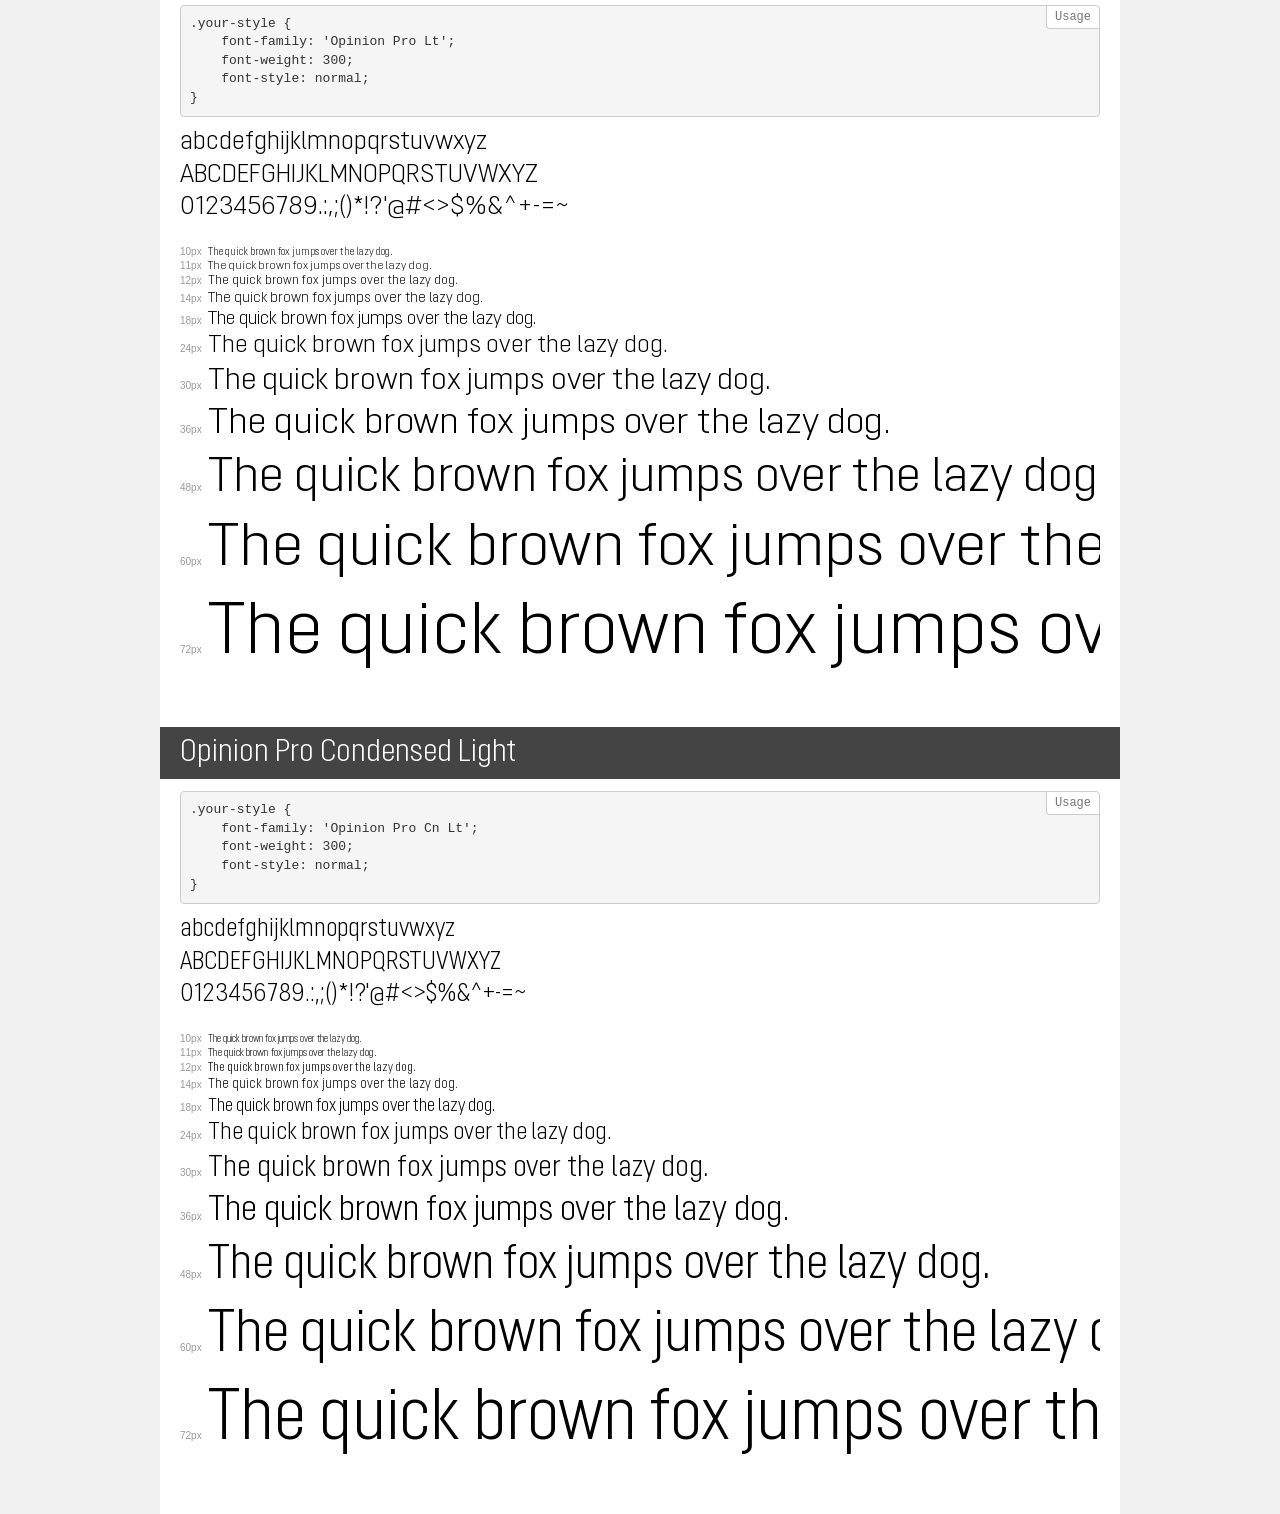
<file: fonts/OpinionPro/demo.html>
<!DOCTYPE html>
<html>
<head>
    <meta charset="utf-8">
    <meta http-equiv="X-UA-Compatible" content="IE=edge">
    <meta name="viewport" content="width=device-width, initial-scale=1">
    <meta name="robots" content="noindex, noarchive">
    <meta name="format-detection" content="telephone=no">
    <title>Transfonter demo</title>
    <link href="stylesheet.css" rel="stylesheet">
    <style>
        /*
        http://meyerweb.com/eric/tools/css/reset/
        v2.0 | 20110126
        License: none (public domain)
        */
        html, body, div, span, applet, object, iframe,
        h1, h2, h3, h4, h5, h6, p, blockquote, pre,
        a, abbr, acronym, address, big, cite, code,
        del, dfn, em, img, ins, kbd, q, s, samp,
        small, strike, strong, sub, sup, tt, var,
        b, u, i, center,
        dl, dt, dd, ol, ul, li,
        fieldset, form, label, legend,
        table, caption, tbody, tfoot, thead, tr, th, td,
        article, aside, canvas, details, embed,
        figure, figcaption, footer, header, hgroup,
        menu, nav, output, ruby, section, summary,
        time, mark, audio, video {
            margin: 0;
            padding: 0;
            border: 0;
            font-size: 100%;
            font: inherit;
            vertical-align: baseline;
        }
        /* HTML5 display-role reset for older browsers */
        article, aside, details, figcaption, figure,
        footer, header, hgroup, menu, nav, section {
            display: block;
        }
        body {
            line-height: 1;
        }
        ol, ul {
            list-style: none;
        }
        blockquote, q {
            quotes: none;
        }
        blockquote:before, blockquote:after,
        q:before, q:after {
            content: '';
            content: none;
        }
        table {
            border-collapse: collapse;
            border-spacing: 0;
        }
        /* common styles */
        body {
            background: #f1f1f1;
            color: #000;
        }
        .page {
            background: #fff;
            width: 920px;
            margin: 0 auto;
            padding: 20px 20px 0 20px;
            overflow: hidden;
        }
        .font-container {
            overflow-x: auto;
            overflow-y: hidden;
            margin-bottom: 40px;
            line-height: 1.3;
            white-space: nowrap;
            padding-bottom: 5px;
        }
        h1 {
            position: relative;
            background: #444;
            font-size: 32px;
            color: #fff;
            padding: 10px 20px;
            margin: 0 -20px 12px -20px;
        }
        .letters {
            font-size: 25px;
            margin-bottom: 20px;
        }
        .s10:before {
            content: '10px';
        }
        .s11:before {
            content: '11px';
        }
        .s12:before {
            content: '12px';
        }
        .s14:before {
            content: '14px';
        }
        .s18:before {
            content: '18px';
        }
        .s24:before {
            content: '24px';
        }
        .s30:before {
            content: '30px';
        }
        .s36:before {
            content: '36px';
        }
        .s48:before {
            content: '48px';
        }
        .s60:before {
            content: '60px';
        }
        .s72:before {
            content: '72px';
        }
        .s10:before, .s11:before, .s12:before, .s14:before,
        .s18:before, .s24:before, .s30:before, .s36:before,
        .s48:before, .s60:before, .s72:before {
            font-family: Arial, sans-serif;
            font-size: 10px;
            font-weight: normal;
            font-style: normal;
            color: #999;
            padding-right: 6px;
        }
        pre {
            display: block;
            position: relative;
            padding: 9px;
            margin: 0 0 10px;
            font-family: Monaco, Menlo, Consolas, "Courier New", monospace !important;
            font-size: 13px;
            line-height: 1.428571429;
            color: #333;
            font-weight: normal !important;
            font-style: normal !important;
            background-color: #f5f5f5;
            border: 1px solid #ccc;
            overflow-x: auto;
            border-radius: 4px;
        }
        pre:after {
            display: block;
            position: absolute;
            right: 0;
            top: 0;
            content: 'Usage';
            line-height: 1;
            padding: 5px 8px;
            font-size: 12px;
            color: #767676;
            background-color: #fff;
            border: 1px solid #ccc;
            border-right: none;
            border-top: none;
            border-radius: 0 4px 0 4px;
            z-index: 10;
        }
        /* responsive */
        @media (max-width: 959px) {
            .page {
                width: auto;
                margin: 0;
            }
        }
    </style>
</head>
<body>
<div class="page">
    <div class="demo" style="font-family: 'Opinion Pro Ex Lt'; font-weight: 300; font-style: normal;">
        <h1>Opinion Pro Extended Light</h1>
        <pre>.your-style {
    font-family: 'Opinion Pro Ex Lt';
    font-weight: 300;
    font-style: normal;
}</pre>
        <div class="font-container">
            <p class="letters">
                abcdefghijklmnopqrstuvwxyz<br>
ABCDEFGHIJKLMNOPQRSTUVWXYZ<br>
                0123456789.:,;()*!?'@#<>$%&^+-=~
            </p>
            <p class="s10" style="font-size: 10px;">The quick brown fox jumps over the lazy dog.</p>
            <p class="s11" style="font-size: 11px;">The quick brown fox jumps over the lazy dog.</p>
            <p class="s12" style="font-size: 12px;">The quick brown fox jumps over the lazy dog.</p>
            <p class="s14" style="font-size: 14px;">The quick brown fox jumps over the lazy dog.</p>
            <p class="s18" style="font-size: 18px;">The quick brown fox jumps over the lazy dog.</p>
            <p class="s24" style="font-size: 24px;">The quick brown fox jumps over the lazy dog.</p>
            <p class="s30" style="font-size: 30px;">The quick brown fox jumps over the lazy dog.</p>
            <p class="s36" style="font-size: 36px;">The quick brown fox jumps over the lazy dog.</p>
            <p class="s48" style="font-size: 48px;">The quick brown fox jumps over the lazy dog.</p>
            <p class="s60" style="font-size: 60px;">The quick brown fox jumps over the lazy dog.</p>
            <p class="s72" style="font-size: 72px;">The quick brown fox jumps over the lazy dog.</p>
        </div>
    </div>
    <div class="demo" style="font-family: 'Opinion Pro Cn Lt'; font-weight: 300; font-style: italic;">
        <h1>Opinion Pro Condensed LightItalic</h1>
        <pre>.your-style {
    font-family: 'Opinion Pro Cn Lt';
    font-weight: 300;
    font-style: italic;
}</pre>
        <div class="font-container">
            <p class="letters">
                abcdefghijklmnopqrstuvwxyz<br>
ABCDEFGHIJKLMNOPQRSTUVWXYZ<br>
                0123456789.:,;()*!?'@#<>$%&^+-=~
            </p>
            <p class="s10" style="font-size: 10px;">The quick brown fox jumps over the lazy dog.</p>
            <p class="s11" style="font-size: 11px;">The quick brown fox jumps over the lazy dog.</p>
            <p class="s12" style="font-size: 12px;">The quick brown fox jumps over the lazy dog.</p>
            <p class="s14" style="font-size: 14px;">The quick brown fox jumps over the lazy dog.</p>
            <p class="s18" style="font-size: 18px;">The quick brown fox jumps over the lazy dog.</p>
            <p class="s24" style="font-size: 24px;">The quick brown fox jumps over the lazy dog.</p>
            <p class="s30" style="font-size: 30px;">The quick brown fox jumps over the lazy dog.</p>
            <p class="s36" style="font-size: 36px;">The quick brown fox jumps over the lazy dog.</p>
            <p class="s48" style="font-size: 48px;">The quick brown fox jumps over the lazy dog.</p>
            <p class="s60" style="font-size: 60px;">The quick brown fox jumps over the lazy dog.</p>
            <p class="s72" style="font-size: 72px;">The quick brown fox jumps over the lazy dog.</p>
        </div>
    </div>
    <div class="demo" style="font-family: 'Opinion Pro Lt'; font-weight: 300; font-style: italic;">
        <h1>Opinion Pro Light Italic</h1>
        <pre>.your-style {
    font-family: 'Opinion Pro Lt';
    font-weight: 300;
    font-style: italic;
}</pre>
        <div class="font-container">
            <p class="letters">
                abcdefghijklmnopqrstuvwxyz<br>
ABCDEFGHIJKLMNOPQRSTUVWXYZ<br>
                0123456789.:,;()*!?'@#<>$%&^+-=~
            </p>
            <p class="s10" style="font-size: 10px;">The quick brown fox jumps over the lazy dog.</p>
            <p class="s11" style="font-size: 11px;">The quick brown fox jumps over the lazy dog.</p>
            <p class="s12" style="font-size: 12px;">The quick brown fox jumps over the lazy dog.</p>
            <p class="s14" style="font-size: 14px;">The quick brown fox jumps over the lazy dog.</p>
            <p class="s18" style="font-size: 18px;">The quick brown fox jumps over the lazy dog.</p>
            <p class="s24" style="font-size: 24px;">The quick brown fox jumps over the lazy dog.</p>
            <p class="s30" style="font-size: 30px;">The quick brown fox jumps over the lazy dog.</p>
            <p class="s36" style="font-size: 36px;">The quick brown fox jumps over the lazy dog.</p>
            <p class="s48" style="font-size: 48px;">The quick brown fox jumps over the lazy dog.</p>
            <p class="s60" style="font-size: 60px;">The quick brown fox jumps over the lazy dog.</p>
            <p class="s72" style="font-size: 72px;">The quick brown fox jumps over the lazy dog.</p>
        </div>
    </div>
    <div class="demo" style="font-family: 'Opinion Pro ExCn Lt'; font-weight: 300; font-style: normal;">
        <h1>Opinion Pro ExtraCondensed Light</h1>
        <pre>.your-style {
    font-family: 'Opinion Pro ExCn Lt';
    font-weight: 300;
    font-style: normal;
}</pre>
        <div class="font-container">
            <p class="letters">
                abcdefghijklmnopqrstuvwxyz<br>
ABCDEFGHIJKLMNOPQRSTUVWXYZ<br>
                0123456789.:,;()*!?'@#<>$%&^+-=~
            </p>
            <p class="s10" style="font-size: 10px;">The quick brown fox jumps over the lazy dog.</p>
            <p class="s11" style="font-size: 11px;">The quick brown fox jumps over the lazy dog.</p>
            <p class="s12" style="font-size: 12px;">The quick brown fox jumps over the lazy dog.</p>
            <p class="s14" style="font-size: 14px;">The quick brown fox jumps over the lazy dog.</p>
            <p class="s18" style="font-size: 18px;">The quick brown fox jumps over the lazy dog.</p>
            <p class="s24" style="font-size: 24px;">The quick brown fox jumps over the lazy dog.</p>
            <p class="s30" style="font-size: 30px;">The quick brown fox jumps over the lazy dog.</p>
            <p class="s36" style="font-size: 36px;">The quick brown fox jumps over the lazy dog.</p>
            <p class="s48" style="font-size: 48px;">The quick brown fox jumps over the lazy dog.</p>
            <p class="s60" style="font-size: 60px;">The quick brown fox jumps over the lazy dog.</p>
            <p class="s72" style="font-size: 72px;">The quick brown fox jumps over the lazy dog.</p>
        </div>
    </div>
    <div class="demo" style="font-family: 'Opinion Pro Ex Lt'; font-weight: 300; font-style: italic;">
        <h1>Opinion Pro Extended Light Italic</h1>
        <pre>.your-style {
    font-family: 'Opinion Pro Ex Lt';
    font-weight: 300;
    font-style: italic;
}</pre>
        <div class="font-container">
            <p class="letters">
                abcdefghijklmnopqrstuvwxyz<br>
ABCDEFGHIJKLMNOPQRSTUVWXYZ<br>
                0123456789.:,;()*!?'@#<>$%&^+-=~
            </p>
            <p class="s10" style="font-size: 10px;">The quick brown fox jumps over the lazy dog.</p>
            <p class="s11" style="font-size: 11px;">The quick brown fox jumps over the lazy dog.</p>
            <p class="s12" style="font-size: 12px;">The quick brown fox jumps over the lazy dog.</p>
            <p class="s14" style="font-size: 14px;">The quick brown fox jumps over the lazy dog.</p>
            <p class="s18" style="font-size: 18px;">The quick brown fox jumps over the lazy dog.</p>
            <p class="s24" style="font-size: 24px;">The quick brown fox jumps over the lazy dog.</p>
            <p class="s30" style="font-size: 30px;">The quick brown fox jumps over the lazy dog.</p>
            <p class="s36" style="font-size: 36px;">The quick brown fox jumps over the lazy dog.</p>
            <p class="s48" style="font-size: 48px;">The quick brown fox jumps over the lazy dog.</p>
            <p class="s60" style="font-size: 60px;">The quick brown fox jumps over the lazy dog.</p>
            <p class="s72" style="font-size: 72px;">The quick brown fox jumps over the lazy dog.</p>
        </div>
    </div>
    <div class="demo" style="font-family: 'Opinion Pro ExCn Lt'; font-weight: 300; font-style: italic;">
        <h1>Opinion Pro ExtraCondensed Light Italic</h1>
        <pre>.your-style {
    font-family: 'Opinion Pro ExCn Lt';
    font-weight: 300;
    font-style: italic;
}</pre>
        <div class="font-container">
            <p class="letters">
                abcdefghijklmnopqrstuvwxyz<br>
ABCDEFGHIJKLMNOPQRSTUVWXYZ<br>
                0123456789.:,;()*!?'@#<>$%&^+-=~
            </p>
            <p class="s10" style="font-size: 10px;">The quick brown fox jumps over the lazy dog.</p>
            <p class="s11" style="font-size: 11px;">The quick brown fox jumps over the lazy dog.</p>
            <p class="s12" style="font-size: 12px;">The quick brown fox jumps over the lazy dog.</p>
            <p class="s14" style="font-size: 14px;">The quick brown fox jumps over the lazy dog.</p>
            <p class="s18" style="font-size: 18px;">The quick brown fox jumps over the lazy dog.</p>
            <p class="s24" style="font-size: 24px;">The quick brown fox jumps over the lazy dog.</p>
            <p class="s30" style="font-size: 30px;">The quick brown fox jumps over the lazy dog.</p>
            <p class="s36" style="font-size: 36px;">The quick brown fox jumps over the lazy dog.</p>
            <p class="s48" style="font-size: 48px;">The quick brown fox jumps over the lazy dog.</p>
            <p class="s60" style="font-size: 60px;">The quick brown fox jumps over the lazy dog.</p>
            <p class="s72" style="font-size: 72px;">The quick brown fox jumps over the lazy dog.</p>
        </div>
    </div>
    <div class="demo" style="font-family: 'Opinion Pro Lt'; font-weight: 300; font-style: normal;">
        <h1>Opinion Pro Light</h1>
        <pre>.your-style {
    font-family: 'Opinion Pro Lt';
    font-weight: 300;
    font-style: normal;
}</pre>
        <div class="font-container">
            <p class="letters">
                abcdefghijklmnopqrstuvwxyz<br>
ABCDEFGHIJKLMNOPQRSTUVWXYZ<br>
                0123456789.:,;()*!?'@#<>$%&^+-=~
            </p>
            <p class="s10" style="font-size: 10px;">The quick brown fox jumps over the lazy dog.</p>
            <p class="s11" style="font-size: 11px;">The quick brown fox jumps over the lazy dog.</p>
            <p class="s12" style="font-size: 12px;">The quick brown fox jumps over the lazy dog.</p>
            <p class="s14" style="font-size: 14px;">The quick brown fox jumps over the lazy dog.</p>
            <p class="s18" style="font-size: 18px;">The quick brown fox jumps over the lazy dog.</p>
            <p class="s24" style="font-size: 24px;">The quick brown fox jumps over the lazy dog.</p>
            <p class="s30" style="font-size: 30px;">The quick brown fox jumps over the lazy dog.</p>
            <p class="s36" style="font-size: 36px;">The quick brown fox jumps over the lazy dog.</p>
            <p class="s48" style="font-size: 48px;">The quick brown fox jumps over the lazy dog.</p>
            <p class="s60" style="font-size: 60px;">The quick brown fox jumps over the lazy dog.</p>
            <p class="s72" style="font-size: 72px;">The quick brown fox jumps over the lazy dog.</p>
        </div>
    </div>
    <div class="demo" style="font-family: 'Opinion Pro Cn Lt'; font-weight: 300; font-style: normal;">
        <h1>Opinion Pro Condensed Light</h1>
        <pre>.your-style {
    font-family: 'Opinion Pro Cn Lt';
    font-weight: 300;
    font-style: normal;
}</pre>
        <div class="font-container">
            <p class="letters">
                abcdefghijklmnopqrstuvwxyz<br>
ABCDEFGHIJKLMNOPQRSTUVWXYZ<br>
                0123456789.:,;()*!?'@#<>$%&^+-=~
            </p>
            <p class="s10" style="font-size: 10px;">The quick brown fox jumps over the lazy dog.</p>
            <p class="s11" style="font-size: 11px;">The quick brown fox jumps over the lazy dog.</p>
            <p class="s12" style="font-size: 12px;">The quick brown fox jumps over the lazy dog.</p>
            <p class="s14" style="font-size: 14px;">The quick brown fox jumps over the lazy dog.</p>
            <p class="s18" style="font-size: 18px;">The quick brown fox jumps over the lazy dog.</p>
            <p class="s24" style="font-size: 24px;">The quick brown fox jumps over the lazy dog.</p>
            <p class="s30" style="font-size: 30px;">The quick brown fox jumps over the lazy dog.</p>
            <p class="s36" style="font-size: 36px;">The quick brown fox jumps over the lazy dog.</p>
            <p class="s48" style="font-size: 48px;">The quick brown fox jumps over the lazy dog.</p>
            <p class="s60" style="font-size: 60px;">The quick brown fox jumps over the lazy dog.</p>
            <p class="s72" style="font-size: 72px;">The quick brown fox jumps over the lazy dog.</p>
        </div>
    </div>
</div>
</body>
</html>
</file>
<file: style.css>
html{
    font-size: 10px;
    font-family: 'Opinion Pro Cn Lt';
}
body{
    margin: 0;
    padding: 0;
}

.main{
    display: flex;
    flex-direction: column;
}

#logo-header{
    height: 80px;
    width: 100%;
    background-color: rgba(0, 0, 0, 0.7);
    position: fixed;
    display: flex;
    justify-content: space-around;
    align-items: center;
    flex-direction: row;
    left: 0;
    top: 0;
    z-index: 1000;
}

#logo-header li{
    display: inline-block;
    color: white;
    font-size: 1.6rem;
    font-family: 'Opinion Pro Cn Lt';
    font-weight: 600;
}

#logo-header a{
    text-decoration: none;
}

#logo-header ul
{
    width: 700px;
    list-style: none;
    text-decoration: none; 
    display: flex;
    flex-direction: row;
    flex-wrap: nowrap;
    align-items: center;
    justify-content: space-around;
}

#logo-header h1 a{
    margin: 0;
    padding: 0;
    font-family: 'Opinion Pro Cn Lt';
    font-size: 5.2rem;
    font-weight: bolder;
    color: #8ec694;
}

.logo-name{
    width: 100px;
}

.social-links{
    width: 100px;
    display: flex;
    justify-content: flex-end;
    flex-wrap: nowrap;
}

.social-links a{
    padding-left: 5px;
}

header{
    background-image: url(https://static.tildacdn.com/tild6461-6135-4364-b536-303063616134/IMG_0670.JPG);
    background-size: cover;
	-webkit-background-size: cover;
	-moz-background-size: cover;
	-o-background-size: cover;
	background-repeat: no-repeat;
	background-position: center center;
	text-align: center;
	vertical-align: middle;
	background-attachment: fixed;
	transform: translate3d(0,0,0);
	-webkit-transform: translate3d(0,0,0);
	-moz-transform: unset;
    width: 100%;
}
.header{
    height: 100vh;
    display: flex;
    flex-direction: column;
    justify-content: center;
    align-items: center;
    align-content: center;
	width: 100%;
    background-color: rgba(0, 0, 0, 0.5);
}

.main-header-info{
    color: white;
    text-transform: uppercase;
    line-height: 1.55;
    letter-spacing: 0.5px;
    font-size: 6.2rem;
    font-weight: 600;
    text-align: center;
    font-family: 'Opinion Pro Cn Lt';
}

.sub-header-info{
    color: white;
    line-height: 1.55;
    letter-spacing: 0.5px;
    font-size: 3rem;
    font-weight: 300;
    text-align: center;
    font-family: 'Opinion Pro Cn Lt';
}

#content-1{
    min-height: 120vh;
    width: 100%;
    display: flex;
    justify-content: center;
    position: static;
}

.main-content-1{
    max-width: 1200px;
    width: 100%;
    display: flex;
    justify-content: center;
    flex-wrap: wrap;
    flex-direction: row;
}

.photo-example{
    max-width: 560px;
    width: 100%;
    margin-top: 8%;
    display: flex;
    flex-direction: row;
    flex-wrap: wrap;
    margin-right: 10%;
    justify-content: center;
    position: relative;
}

.discription-wax{
    width: 460px;
    display: flex;
    flex-direction: column;
    justify-content: center;
    align-items: center;
    height: 120vh;
    
}

.img1{
    width: 57%;
    max-height: 440px;
    height: 100vh;
    margin-right: 5%;
    background-image: url("https://static.tildacdn.com/tild3134-6232-4631-b066-666462623936/5-2.JPG");
    background-size: cover;
    background-position: center;
    background-repeat: no-repeat;
    transform: scale(1);
    box-shadow: rgba(0, 0, 0, 0.6) 0px 0px 10px 0px;
}

.img-box{
    width: 38%;
    max-height: 440px;
    height: 100vh;
    display: flex;
    justify-content: center;
    flex-direction: column;
    align-items: center;
}

.img2{
    width: 100%;
    max-height: 259px;
    height: 100vh;
    background-image: url("https://static.tildacdn.com/tild6165-3031-4666-b063-636465363934/IMG_1862.jpg");
    background-size: cover;
    background-position: center;
    background-repeat: no-repeat; 
    box-shadow: rgba(0, 0, 0, 0.6) 0px 0px 10px 0px;
}

.img3{
    margin-top: 25%;
    width: 100%;
    max-width: 350px;
    position: absolute;
    right: 60%;
    background-image: url("https://static.tildacdn.com/tild3335-3062-4631-b161-346333323031/2-3.png");
    height: 100vh;
    max-height: 214px;
    background-size: cover;
    background-position: center;
    background-repeat: no-repeat;
    box-shadow: rgba(0, 0, 0, 0.6) 0px 0px 10px 0px;
}

.line-box{
    width: 100%;
    display: flex;
    justify-content: center;
    flex-direction: row;
    margin-bottom: 5%;
}

.line{
    background-color: black;
    max-width: 50px;
    width: 100%;
    height: 3px;
}

.discription-wax p{
    color: black;
    text-align: center;
    font-size: 2rem;
    font-weight: 300;
    font-family: 'Opinion Pro Cn Lt';
}

p.h1-p{
    font-size: 5.2rem;
    font-family: 'Opinion Pro Cn Lt';
    font-weight: 600;

}

#content-2{
    min-height: 120vh;
    width: 100%;
    display: flex;
    justify-content: center;
    flex-direction: row;
    align-items: center;
    flex-wrap: wrap;
    position: static;
}

.modeling-3D-discription{
    display: flex;
    flex-direction: column;
    justify-content: center;
    max-width: 560px;
}

.modeling-3D-discription p{
    color: black;
    text-align: center;
    font-size: 2rem;
    font-weight: 300;
    font-family: 'Opinion Pro Cn Lt';
    line-height: 1.55;
    margin-bottom: 3%;
}

p.h1-p{
    font-size: 5.2rem;
    font-family: 'Opinion Pro Cn Lt';
    font-weight: 600;

}

.model-3D-example{
    max-width: 560px;
    width: 100%;
    height: 824px;
    display: flex;
    flex-direction: row;
    flex-wrap: nowrap;
}

.example-model{
    width: 50%;
    max-width: 270px;
    height: 270px;
    max-height: 270px;
}

.example-model:nth-child(1){
    background-image: url("https://static.tildacdn.com/tild3066-3837-4238-b365-333637666337/3d-modelirovanie-vop.jpg");
    background-size: cover;
    background-position: center;
    background-repeat: no-repeat;
}

.example-model:nth-child(2){
    background-image: url("https://static.tildacdn.com/tild3033-3630-4937-a630-646361643732/3d_mod.jpg");
    background-size: cover;
    background-position: center;
    background-repeat: no-repeat;
}

#content-3{
    min-height: 150vh;
    width: 100%;
    display: flex;
    justify-content: center;
    align-items: center;
}

.example-milling{
    width: 600px;
    display: flex;
    flex-direction: row;
    justify-content: center;
    flex-wrap: wrap;
}

.photo-example-milling{
    width: 270px;
    height: 270px;
    background-color: gray;
    margin: 1.5%;
}

.photo-example-milling:nth-child(1){
    background-image: url("https://static.tildacdn.com/tild3866-3464-4264-b837-333431383964/4-2.png");
    background-size: cover;
    background-position: center;
    background-repeat: no-repeat;
    box-shadow: rgba(0, 0, 0, 0.6) 0px 0px 10px 0px;
}

.photo-example-milling:nth-child(2){
    background-image: url("https://static.tildacdn.com/tild3632-6362-4536-b137-633466626565/8-1.png");
    background-size: cover;
    background-position: center;
    background-repeat: no-repeat;
    box-shadow: rgba(0, 0, 0, 0.6) 0px 0px 10px 0px;
}

.photo-example-milling:nth-child(3){
    background-image: url("https://static.tildacdn.com/tild6230-6632-4237-b930-616335646333/IMG_1863.jpg");
    background-size: cover;
    background-position: center;
    background-repeat: no-repeat;
    box-shadow: rgba(0, 0, 0, 0.6) 0px 0px 10px 0px;
}

.photo-example-milling:nth-child(4){
    background-image: url("https://static.tildacdn.com/tild3539-3736-4164-a239-633632636665/IMG_1851.jpg");
    background-size: cover;
    background-position: center;
    background-repeat: no-repeat;
    box-shadow: rgba(0, 0, 0, 0.6) 0px 0px 10px 0px;
}

.main-content-1 .modeling-3D-discription{
    width: 50%;
}

#content-3 .main-content-1{
    display: flex;
    justify-content: center;
    flex-direction: row;
    flex-wrap: wrap;
}

#content-4{
    width: 100%;
    min-height: 140vh;
    background-color: white;
    display: flex;
    align-items: center;
    flex-direction: column;
    justify-content: center;
}

#content-4 p{
    min-width: 100%;
    font-size: 1.8rem;
    text-align: center;
}

#content-4 p.h1-p{
    font-size: 5.2rem;
    font-family: 'Opinion Pro Cn Lt';
    font-weight: 600;
    text-align: center;
}

.example{
    display: flex;
    width: 100%;
    flex-direction: row;
    flex-wrap: wrap;
    justify-content: space-around;
}

.example-img{
    width: 316px;
    height: 316px;
    background-color: gray;
    margin-top: 2%;
}

.example-img:nth-child(1){
    background: rgba(0, 0, 0, 0) url("https://static.tildacdn.com/tild6437-6264-4561-b435-313132656335/2-2.JPG") no-repeat scroll center center / cover;
   
}

.example-img:nth-child(2){
    background: rgba(0, 0, 0, 0) url("https://static.tildacdn.com/tild3761-3931-4331-b539-616331383061/11.png") no-repeat scroll center center / cover;
    
}

.example-img:nth-child(3){
    background: rgba(0, 0, 0, 0) url("https://static.tildacdn.com/tild6339-3036-4562-b335-323637643962/3-1.JPG") no-repeat scroll center center / cover;
    
}

.example-img:nth-child(4){
    background: rgba(0, 0, 0, 0) url("https://static.tildacdn.com/tild6164-6433-4533-b262-396637303633/22.png") no-repeat scroll center center / cover;
   
}

.example-img:nth-child(5){
    background: rgba(0, 0, 0, 0) url("https://static.tildacdn.com/tild6661-6432-4464-b135-303236343830/1.png") no-repeat scroll center center / cover;
    
}

.example-img:nth-child(6){
    background: rgba(0, 0, 0, 0) url("https://static.tildacdn.com/tild3961-6136-4462-a434-363635323731/3.JPG") no-repeat scroll center center / cover;
    
}

.example-img:nth-child(7){
    background: rgba(0, 0, 0, 0) url("https://static.tildacdn.com/tild3632-3039-4438-b639-373130323030/1-4.JPG") no-repeat scroll center center / cover;
    
}

.example-img:nth-child(8){
    background: rgba(0, 0, 0, 0) url("https://static.tildacdn.com/tild6166-6364-4464-b830-653933346461/4-3.JPG") no-repeat scroll center center / cover;
}

#content-5{
    display: flex;
    justify-content: center;
    align-items: center;
    flex-direction: column;
    width: 100%;
    min-height: 120vh;
}

.advantage{
    margin-top: 4%;
    width: 100%;
    max-width: 560px;
    display: flex;
    justify-content: flex-start;
    flex-direction: row;
    align-content: center;
    align-items: center;
    flex-wrap: nowrap;
}

.advantage p{
    font-size: 2.2rem;
    font-family: 'Opinion Pro Cn Lt';
    font-weight: 300;
}

.p{
    max-width: 465px;
}

.svg{
    width: 55px;
    margin-right: 10%;
}

#content-6{
    min-height: 130vh;
    width: 100%;
    display: flex;
    justify-content: center;
    align-items: center;
    flex-direction: column; 
}

.catalog{
    max-width: 1200px;
    width: 100%;
    display: flex;
    flex-direction: row;
    flex-wrap: wrap;
    justify-content: space-around;
}

.sale{
    max-width: 360px;
    margin-top: 5%;
    display: flex;
    flex-direction: column;
    align-items: center;
}

.img-model{
    width: 360px;
    height: 396px;
}

.sale .img-model:nth-child(1){
    background-image: url("https://static.tildacdn.com/tild6639-3932-4133-b038-336630396533/3end-450x350.png");
    background-position: center;
    background-repeat: no-repeat;
    background-size: cover;
}

.sale:nth-child(2) .img-model{
    background-image: url("https://static.tildacdn.com/tild3538-3339-4666-a262-333462326538/4-2.JPG");
    background-position: center;
    background-repeat: no-repeat;
    background-size: cover;
}

.sale:nth-child(3) .img-model{
    background-image: url(img/gacPokb7HOo.jpg);
    background-position: center;
    background-repeat: no-repeat;
    background-size: cover;
}

p.main-model-discription{
    font-size: 2.2rem;
    text-align: center;
    font-family:'Opinion Pro Cn Lt';
    font-weight: bold;
}

p.sub-model-discrioption{
    font-size: 1.8rem;
    text-align: center;
    font-family:'Opinion Pro Cn Lt';
    font-weight: 300;
}

.sub-model-discrioption li{
    font-size: 1.8rem;
    text-align: center;
    font-family:'Opinion Pro Cn Lt';
    font-weight: 300;
}

.button{
    text-align: center;
    font-size: 1.4rem;
    padding-left: 30px;
    padding-right: 30px;
    padding-top: 10px;
    padding-bottom: 10px;
    background-color: #8bc49f;
    color: black;
    transition: 0.5s;
    border-radius: 30px;
    box-shadow: 0px 0px 10px 0px rgba(0, 0, 0, 0.5);
}

#content-7{
    min-height: auto;
    margin-top: 100px;
    margin-bottom: 100px;
    width: 100%;
    display: flex;
    justify-content: center;
    align-items: center;
    flex-direction: column; 
}

#content-7 a{
    color: #ff8562;
    text-decoration: none;
}

.cont-block{
    max-width: 660px;
    width: 100%;
    text-align: center;
}

p.sub-h1{
    font-weight: bold;
    font-size: 2.4rem;
    text-align: center;
    font-family:'Opinion Pro Cn Lt';
}

p.discription-sub{
    font-weight: 300;
    font-size: 2rem;
    text-align: center;
    font-family:'Opinion Pro Cn Lt';
    line-height: 1.5;
}

#content-7 .button{
    margin-top: 5%;
    color: white;
    font-size: 1.6rem;
    padding-left: 60px;
    padding-right: 60px;
    padding-bottom: 20px;
    padding-top: 20px;
}

#content-7 .button:hover{
    color: white;
    transition: 0.5s;
    box-shadow: 0px 0px 5px 0px rgba(0, 0, 0, 0.5);
}

#content-8{
    min-height: 50vh;
    width: 100%;
    display: flex;
    justify-content: center;
    align-items: center;
    flex-direction: row; 
    background-attachment: scroll;
    background-image: url("https://static.tildacdn.com/tild3264-6463-4665-b063-313537663566/22.png");
    background-repeat: no-repeat;
    background-position: center center;
    -webkit-background-size: cover;
}

.grad{
    min-height: 50vh;
    width: 100%;
    display: flex;
    justify-content: center;
    align-items: center;
    flex-direction: row; 
    background-color: rgba(0, 0, 0, 0.5);
}

.main-cont-8{
    max-width: 960px;
    width: 100%;
    min-height: 50vh;
    display: flex;
    text-align: center;
    justify-content: center;
    align-items: center;
    flex-direction: column; 
}

.main-cont-8 p.h1-p{
    color: white;
    text-align: center;
}

.main-cont-8 p.sub-h1{
    color: white;
    font-weight: 300;
}

.button:hover{
    color: black;
    text-decoration: none;
}

#content-9{
    width: 100%;
    min-height: 100vh;
    display: flex;
    flex-direction: row;
    flex-wrap: wrap;
    justify-content: flex-start;
    background-color: #8ec694;
}

.adress-info{
    min-height: 100vh;
    width: 45%;
    display: flex;
    flex-direction: column;
    justify-content: center;
    margin-left: 5%;
}


#content-9 p.sub-h1{
    text-align: left;
    font-size: 2rem;
    font-weight: bold;
    color: black;
}

.adress-info p{
    text-align: left;
    font-size: 1.8rem;
    font-weight: 400;
}

.number{
    font-weight: bold;
    color: black;
}

#content-9 a{
    color: black;
    text-decoration: none;
    font-weight: bold;
}

.second{
    margin-top: 5%;
    color: black;
}

#content-9 .social-links{
    margin-top: 5%;
    justify-content: flex-start;
    margin-bottom: 5%;
}

.map{
    width: 50%;
    min-height: 100vh;
}

.map iframe{
    width: 100%;
    min-height: 100vh;
    border: 0;
    pointer-events:all; 
}

.footer1{
    min-height: 302px;
    width: 100%;
    display: flex;
    flex-direction: column;
    justify-content: center;
    align-items: center;
    background-color: #111111;
}

.footer{
    max-width: 1200px;
    width: 100%;
    display: flex;
    align-items: flex-start;
    flex-direction: row;
    flex-wrap: wrap;
    justify-content: space-around;
    
}

.img-social{
    width: 120px;
}

.img-social .social-links{
    margin-top: 15%;
    justify-content: flex-start;
}
.info{
    display: flex;
    flex-direction: column;
    justify-content: flex-start;
    align-items: baseline;
}
.h1-info{
    text-transform: uppercase;
    text-align: left;
    color: #87c292;
    font-size: 1.8rem;
    margin-left: 40px;
}

.info li{
    text-align: left;
    list-style: none;
    color: white;
    padding: 0;
    margin: 0;
    font-size: 1.4rem;
}

.info .number{
    font-weight: bold;
    color: white;
}

.info a{
    text-decoration: none;
    font-weight: bold;
    color: white;
}

.info a:hover{
    text-decoration: none;
    font-weight: bold;
    color: white;
}
.box{
    height: 111px;
}
#content-3 li{
    min-width: 100%;
    font-size: 2rem;
    text-align: center;
    font-family: 'Opinion Pro Cn Lt';
}
</file>
<file: media.css>
@media only screen and (max-width: 450px) {
     html{
        font-size: 10px;
    }

    #logo-header{
        display: none;
    }
    
    .main-header-info{
        font-size: 5rem;
    }
    
    .photo-example{
        display: none;
        margin-top: 2%;
    }
    
    .discription-wax{
        height: auto;
    }
    
    .main-content-1 .modeling-3D-discription{
        width: 100%;
    }
    
    #content-1{
        min-height: auto;
    }
    #content-2{
        min-height: auto;
    }
    #content-3{
        min-height: auto;
    }
    #content-4{
        min-height: auto;
    }
    #content-5{
        min-height: auto;
    }
    #content-6{
        min-height: auto;
    }
    #content-7{
        min-height: auto;
    }
    .adress-info{
        max-height: 25vh;
        width: 95%;
        display: flex;
        flex-direction: column;
        flex-wrap: wrap;
        justify-content: flex-start;
    }
    
    .adress-info p{
        text-align: left;
        font-size: 1.8rem;
        font-weight: 400;
    }
    #content-9{
        min-height: auto;
        background-color: white;
        flex-direction: column;
        background-color: #8ec694;
    }
    
    .map{
        width: 100%;
        height: 10vh;
    }
      
    .map iframe{
        width: 100%;
        height: 10vh;
    }
    
}

@media only screen and (min-width: 451px){
    html{
        font-size: 10px;
    }
    #logo-header{
        display: none;
    }
    .photo-example{
        z-index: -1;
    }
    
    .img3{
        right:30%;
        margin-top: 40%;
    }
    
    .main-content-1 .modeling-3D-discription{
        width: 100%;
    }
    
    .map iframe{
        width: 100%;
        min-height: 100vh;
        border: 0;
        pointer-events: none; 
    }
    
    .example{
        flex-direction: row;
    }
    
    .map{
        width: 100%;
        height: 10vh;
    }
      
    .map iframe{
        width: 100%;
        height: 10vh;
    }
    
    #content-9{
        width: 100%;
        min-height: 50vh;
        display: flex;
        flex-direction: row;
        flex-wrap: wrap;
        justify-content: center;
    }
    .adress-info p{
        text-align: left;
        font-size: 1.8rem;
        font-weight: 400;
    }
    .adress-info{
        max-height: 25vh;
        width: 95%;
        display: flex;
        flex-direction: column;
        justify-content: flex-start;
    }

}


@media only screen  and (min-width: 1024px) {
    
    html{
        font-size: 10px;
    }
    .example{
        display: flex;
        max-width: 1360px;
        width: 100%;
        flex-direction: row;
        flex-wrap: wrap;
        justify-content: space-around;
    }
    
    #logo-header{
        display: flex;
    }
    
    .hamburger-menu{
        display: none
    }
    
    .img3{
        top: 15%;
        width: 100%;
        max-width: 350px;
        position: absolute;
        right: 20%;
        background-image: url("https://static.tildacdn.com/tild3335-3062-4631-b161-346333323031/2-3.png");
        height: 100vh;
        max-height: 214px;
        background-size: cover;
        background-position: center;
        background-repeat: no-repeat;
        box-shadow: rgba(0, 0, 0, 0.6) 0px 0px 10px 0px;
    }
    
    .main-content-1 .modeling-3D-discription{
        width: 50%;
    }
    
    .map{
        width: 50%;
        min-height: 100vh;
    }
    
    .map iframe{
        width: 100%;
        min-height: 100vh;
        border: 0;
    }
    
    .adress-info{
        min-height: 100vh;
        width: 45%;
        display: flex;
        flex-direction: column;
        justify-content: center;
        margin-left: 5%;
    }
    
    #content-9{
        width: 100%;
        min-height: 100vh;
        display: flex;
        flex-direction: row;
        flex-wrap: wrap;
        justify-content: flex-start;
    }
            
    .map iframe{
        width: 100%;
        min-height: 100vh;
        border: 0;
        pointer-events:all; 
    }
    
    #content-1{
        min-height: 214px;
        margin-bottom: 50px;
    }
    #content-2{
        min-height: auto;
    }
    #content-3{
        min-height: auto;
    }
    #content-4{
        min-height: auto;
    }
    #content-5{
        min-height: auto;
    }
    #content-6{
        min-height: auto;
    } 
    .discription-wax{
        width: 460px;
        text-align: center;
        display: flex;
        flex-direction: column;
        justify-content: center;
        align-items: center;
        height: auto;
        
    }

}

@media only screen and (width: 1280px){
    #content-1{
        min-height: 100vh;
    }
    #content-2{
        min-height: 100vh;
    }
    #content-3{
        min-height: auto;
    }
    #content-4{
        min-height: auto;
    }
    #content-5{
        min-height: auto;
    }
    #content-6{
        min-height: auto;
    } 
    .discription-wax{
        width: 460px;
        text-align: center;
        display: flex;
        flex-direction: column;
        justify-content: center;
        align-items: center;
        height: auto;
        
    }
}
</file>
<file: menuToggle.css>
/* скрываем чекбокс */
#menu__toggle {
  opacity: 0;
}/* стилизуем кнопку */
.menu__btn {
  display: flex; /* используем flex для центрирования содержимого */
  align-items: center;  /* центрируем содержимое кнопки */
  position: fixed;
  top: 20px;
  left: 20px;  width: 26px;
  height: 26px;  cursor: pointer;
  z-index: 1;
}/* добавляем "гамбургер" */
.menu__btn > span,
.menu__btn > span::before,
.menu__btn > span::after {
  display: block;
  position: absolute;  width: 100%;
  height: 2px;  background-color: #8bc49f;
}
.menu__btn > span::before {
  content: '';
  top: -8px;
}
.menu__btn > span::after {
  content: '';
  top: 8px;
}

/* контейнер меню */
.menu__box {
  display: block;
  position: fixed;
  visibility: hidden;
  top: 0;
  left: -100%;  width: 300px;
  height: 100%;  margin: 0;
  padding: 80px 0;  list-style: none;
  text-align: center;  background-color: #ECEFF1;
  box-shadow: 1px 0px 6px rgba(0, 0, 0, .2);
}/* элементы меню */
.menu__item {
  display: block;
  padding: 12px 24px;  color: #333;  font-family: 'Roboto', sans-serif;
  font-size: 20px;
  font-weight: 600;  text-decoration: none;
}
.menu__item:hover {
  background-color: #CFD8DC;
}

#menu__toggle:checked ~ .menu__btn > span {
  transform: rotate(45deg);
}
#menu__toggle:checked ~ .menu__btn > span::before {
  top: 0;
  transform: rotate(0);
}
#menu__toggle:checked ~ .menu__btn > span::after {
  top: 0;
  transform: rotate(90deg);
}
#menu__toggle:checked ~ .menu__box {
  visibility: visible;
  left: 0;
}
</file>
<file: fonts/OpinionPro/stylesheet.css>
@font-face {
    font-family: 'Opinion Pro Ex Lt';
    src: url('OpinionProExtended-Light.eot');
    src: local('Opinion Pro Extended Light'), local('OpinionProExtended-Light'),
        url('OpinionProExtended-Light.eot?#iefix') format('embedded-opentype'),
        url('OpinionProExtended-Light.woff2') format('woff2'),
        url('OpinionProExtended-Light.woff') format('woff'),
        url('OpinionProExtended-Light.ttf') format('truetype');
    font-weight: 300;
    font-style: normal;
}

@font-face {
    font-family: 'Opinion Pro Cn Lt';
    src: url('OpinionProCondensed-LightItalic.eot');
    src: local('Opinion Pro Condensed LightItalic'), local('OpinionProCondensed-LightItalic'),
        url('OpinionProCondensed-LightItalic.eot?#iefix') format('embedded-opentype'),
        url('OpinionProCondensed-LightItalic.woff2') format('woff2'),
        url('OpinionProCondensed-LightItalic.woff') format('woff'),
        url('OpinionProCondensed-LightItalic.ttf') format('truetype');
    font-weight: 300;
    font-style: italic;
}

@font-face {
    font-family: 'Opinion Pro Lt';
    src: url('OpinionPro-LightItalic.eot');
    src: local('Opinion Pro Light Italic'), local('OpinionPro-LightItalic'),
        url('OpinionPro-LightItalic.eot?#iefix') format('embedded-opentype'),
        url('OpinionPro-LightItalic.woff2') format('woff2'),
        url('OpinionPro-LightItalic.woff') format('woff'),
        url('OpinionPro-LightItalic.ttf') format('truetype');
    font-weight: 300;
    font-style: italic;
}

@font-face {
    font-family: 'Opinion Pro ExCn Lt';
    src: url('OpinionProExtraCondensed-Light.eot');
    src: local('Opinion Pro ExtraCondensed Light'), local('OpinionProExtraCondensed-Light'),
        url('OpinionProExtraCondensed-Light.eot?#iefix') format('embedded-opentype'),
        url('OpinionProExtraCondensed-Light.woff2') format('woff2'),
        url('OpinionProExtraCondensed-Light.woff') format('woff'),
        url('OpinionProExtraCondensed-Light.ttf') format('truetype');
    font-weight: 300;
    font-style: normal;
}

@font-face {
    font-family: 'Opinion Pro Ex Lt';
    src: url('OpinionProExtended-LightItalic.eot');
    src: local('Opinion Pro Extended Light Italic'), local('OpinionProExtended-LightItalic'),
        url('OpinionProExtended-LightItalic.eot?#iefix') format('embedded-opentype'),
        url('OpinionProExtended-LightItalic.woff2') format('woff2'),
        url('OpinionProExtended-LightItalic.woff') format('woff'),
        url('OpinionProExtended-LightItalic.ttf') format('truetype');
    font-weight: 300;
    font-style: italic;
}

@font-face {
    font-family: 'Opinion Pro ExCn Lt';
    src: url('OpinionProExtraCondensed-LightItalic.eot');
    src: local('Opinion Pro ExtraCondensed Light Italic'), local('OpinionProExtraCondensed-LightItalic'),
        url('OpinionProExtraCondensed-LightItalic.eot?#iefix') format('embedded-opentype'),
        url('OpinionProExtraCondensed-LightItalic.woff2') format('woff2'),
        url('OpinionProExtraCondensed-LightItalic.woff') format('woff'),
        url('OpinionProExtraCondensed-LightItalic.ttf') format('truetype');
    font-weight: 300;
    font-style: italic;
}

@font-face {
    font-family: 'Opinion Pro Lt';
    src: url('OpinionPro-Light.eot');
    src: local('Opinion Pro Light'), local('OpinionPro-Light'),
        url('OpinionPro-Light.eot?#iefix') format('embedded-opentype'),
        url('OpinionPro-Light.woff2') format('woff2'),
        url('OpinionPro-Light.woff') format('woff'),
        url('OpinionPro-Light.ttf') format('truetype');
    font-weight: 300;
    font-style: normal;
}

@font-face {
    font-family: 'Opinion Pro Cn Lt';
    src: url('OpinionProCondensed-Light.eot');
    src: local('Opinion Pro Condensed Light'), local('OpinionProCondensed-Light'),
        url('OpinionProCondensed-Light.eot?#iefix') format('embedded-opentype'),
        url('OpinionProCondensed-Light.woff2') format('woff2'),
        url('OpinionProCondensed-Light.woff') format('woff'),
        url('OpinionProCondensed-Light.ttf') format('truetype');
    font-weight: 300;
    font-style: normal;
}
</file>
